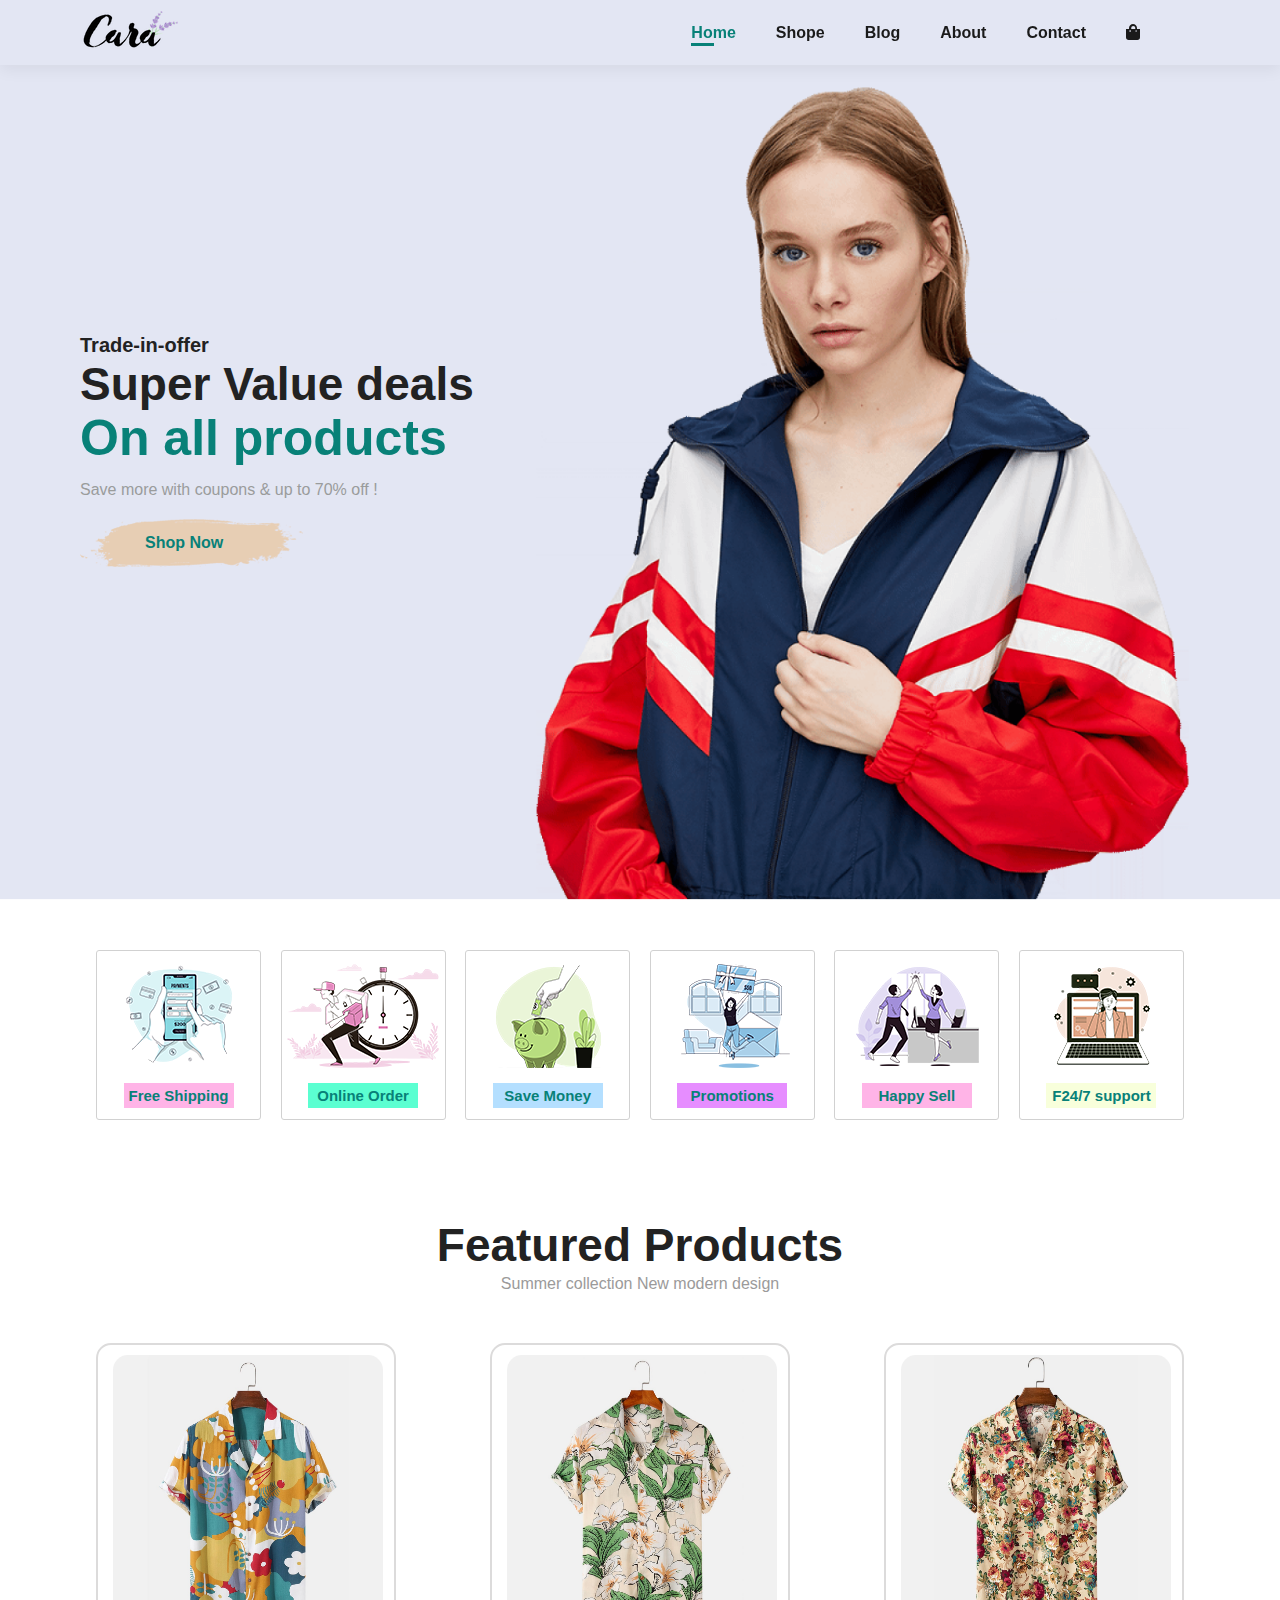
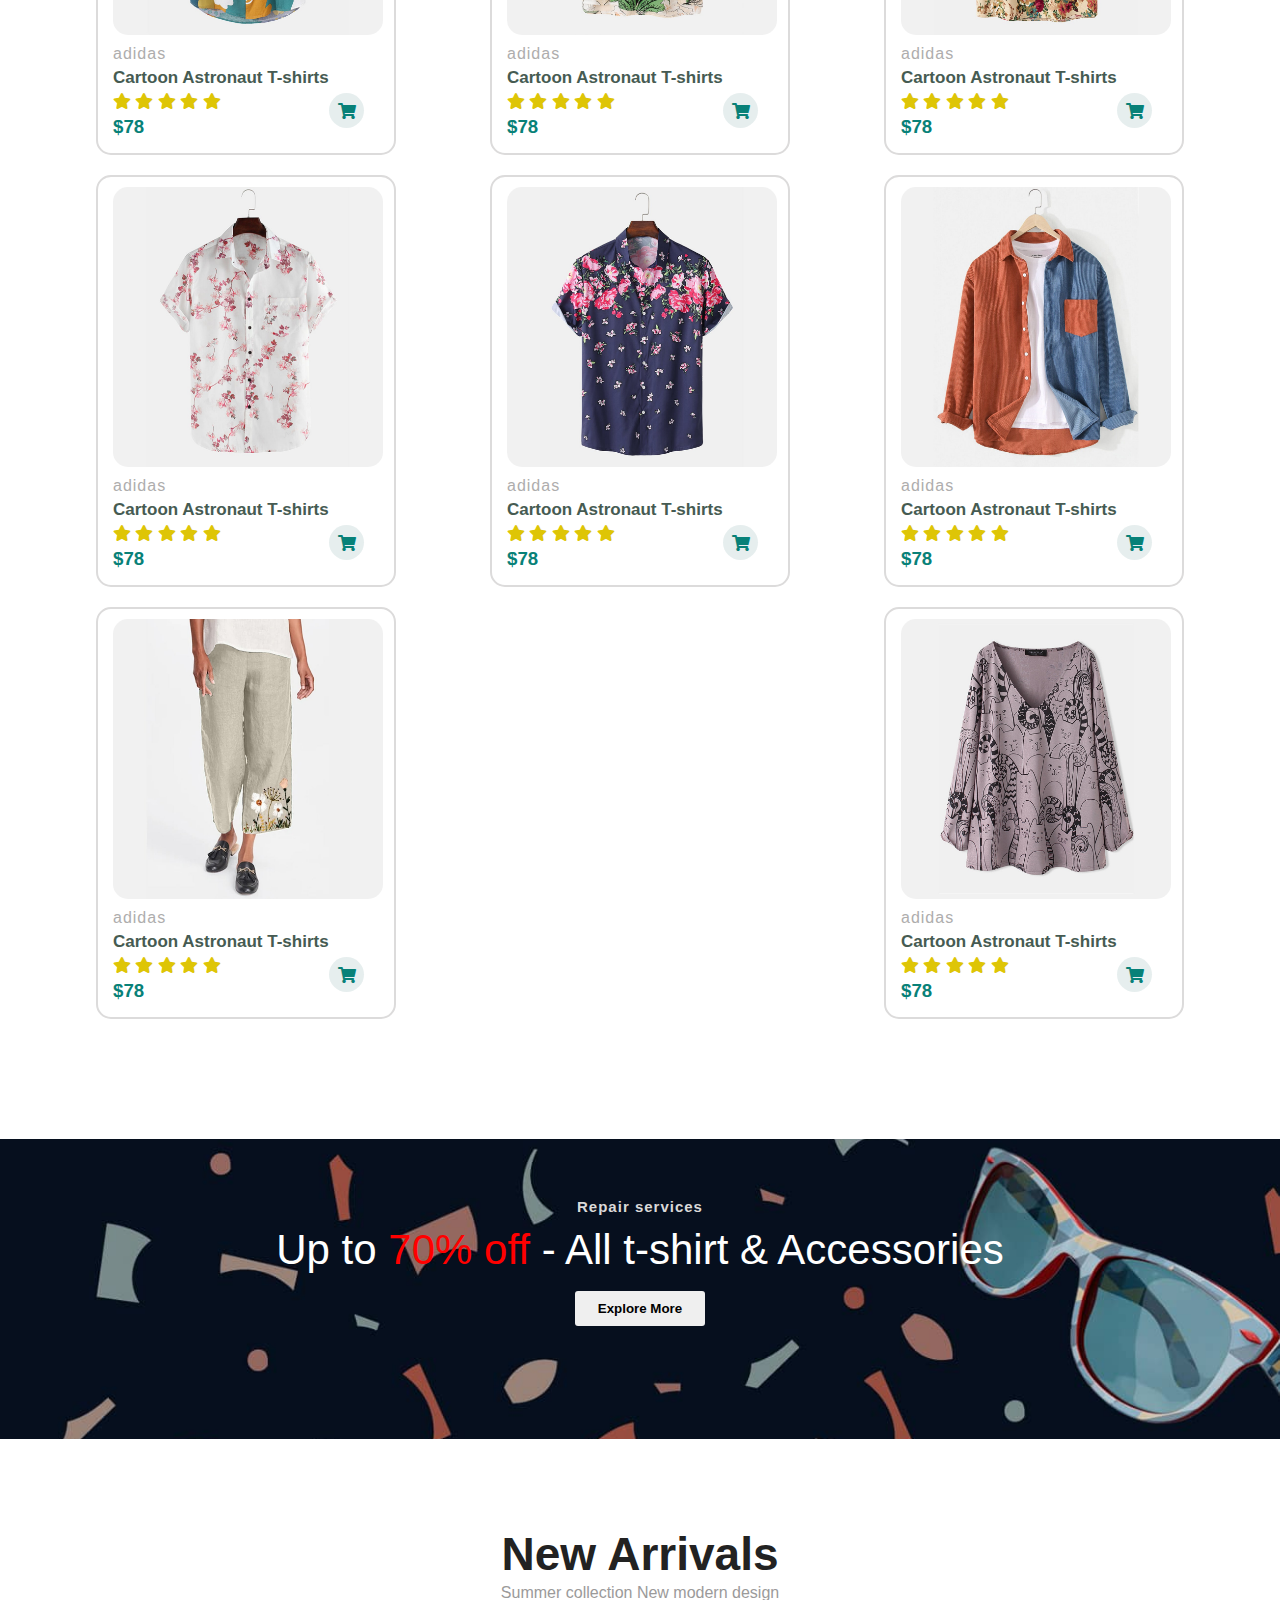
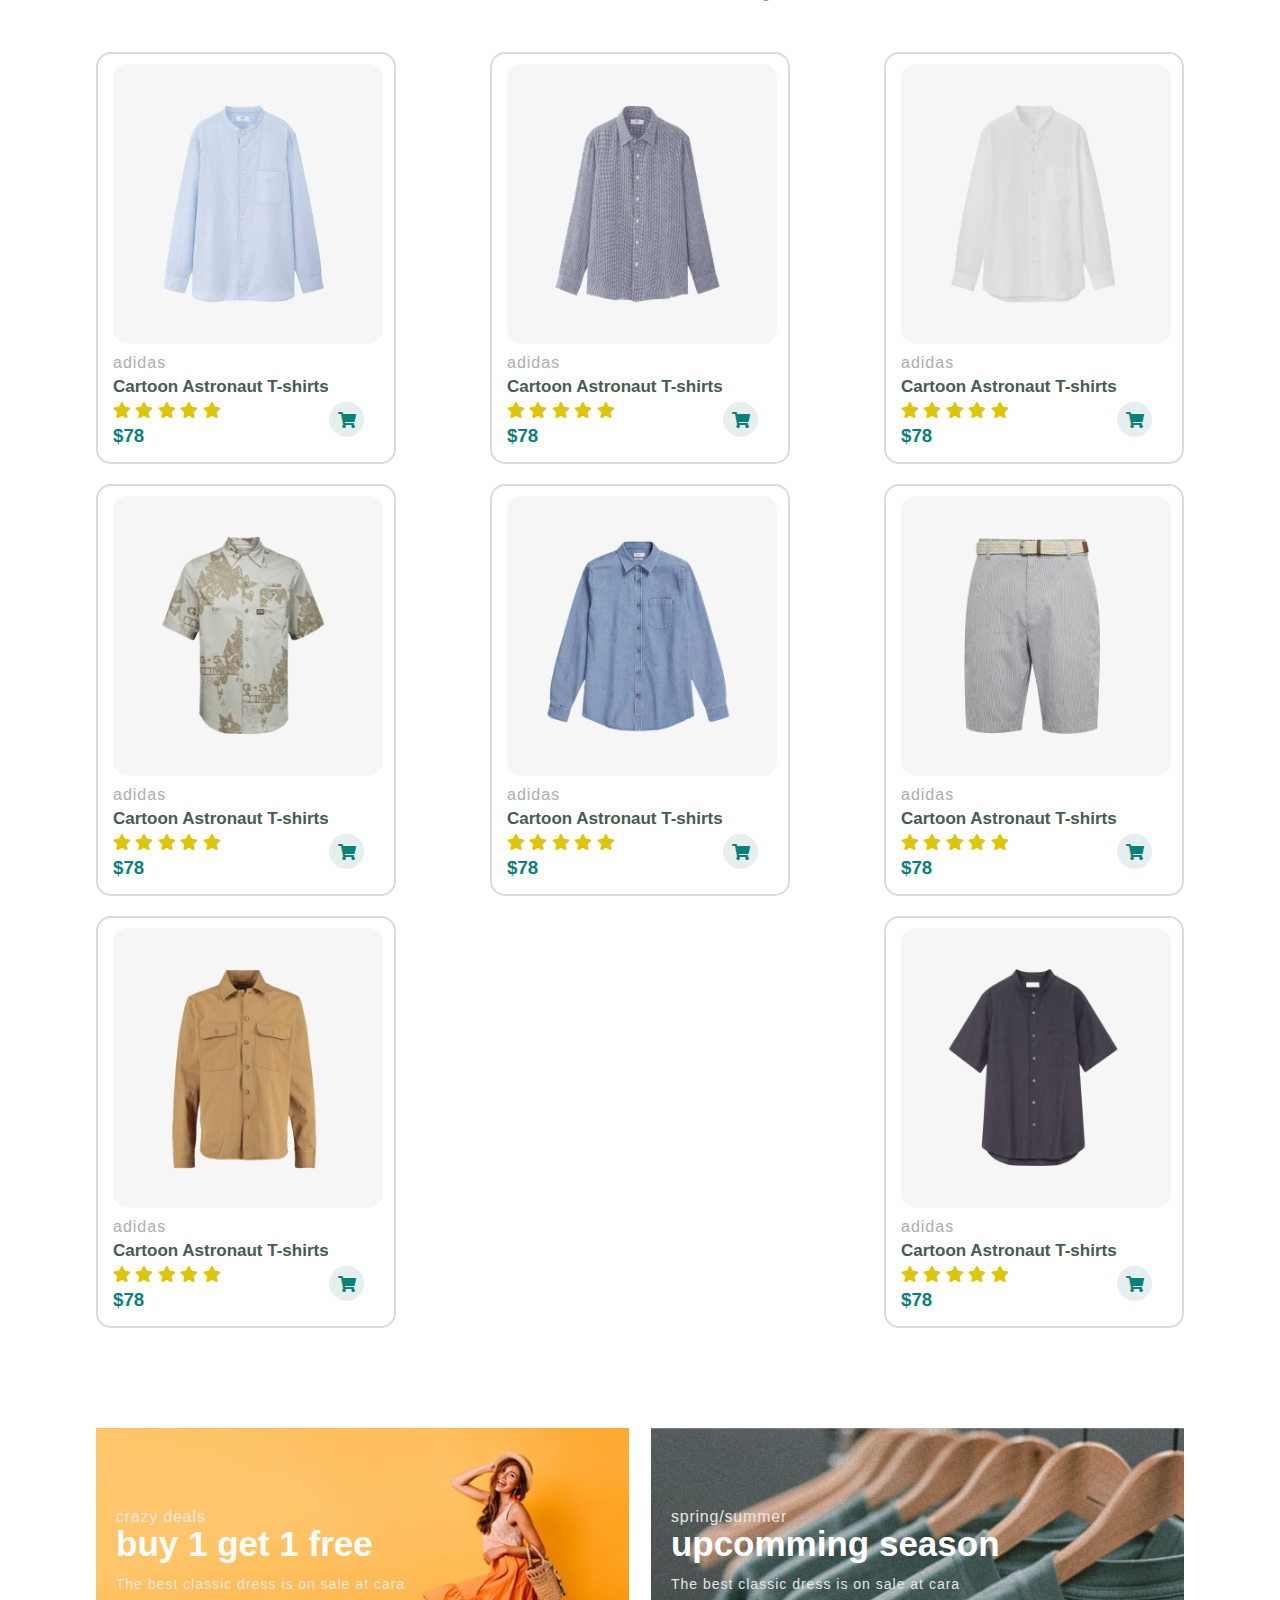
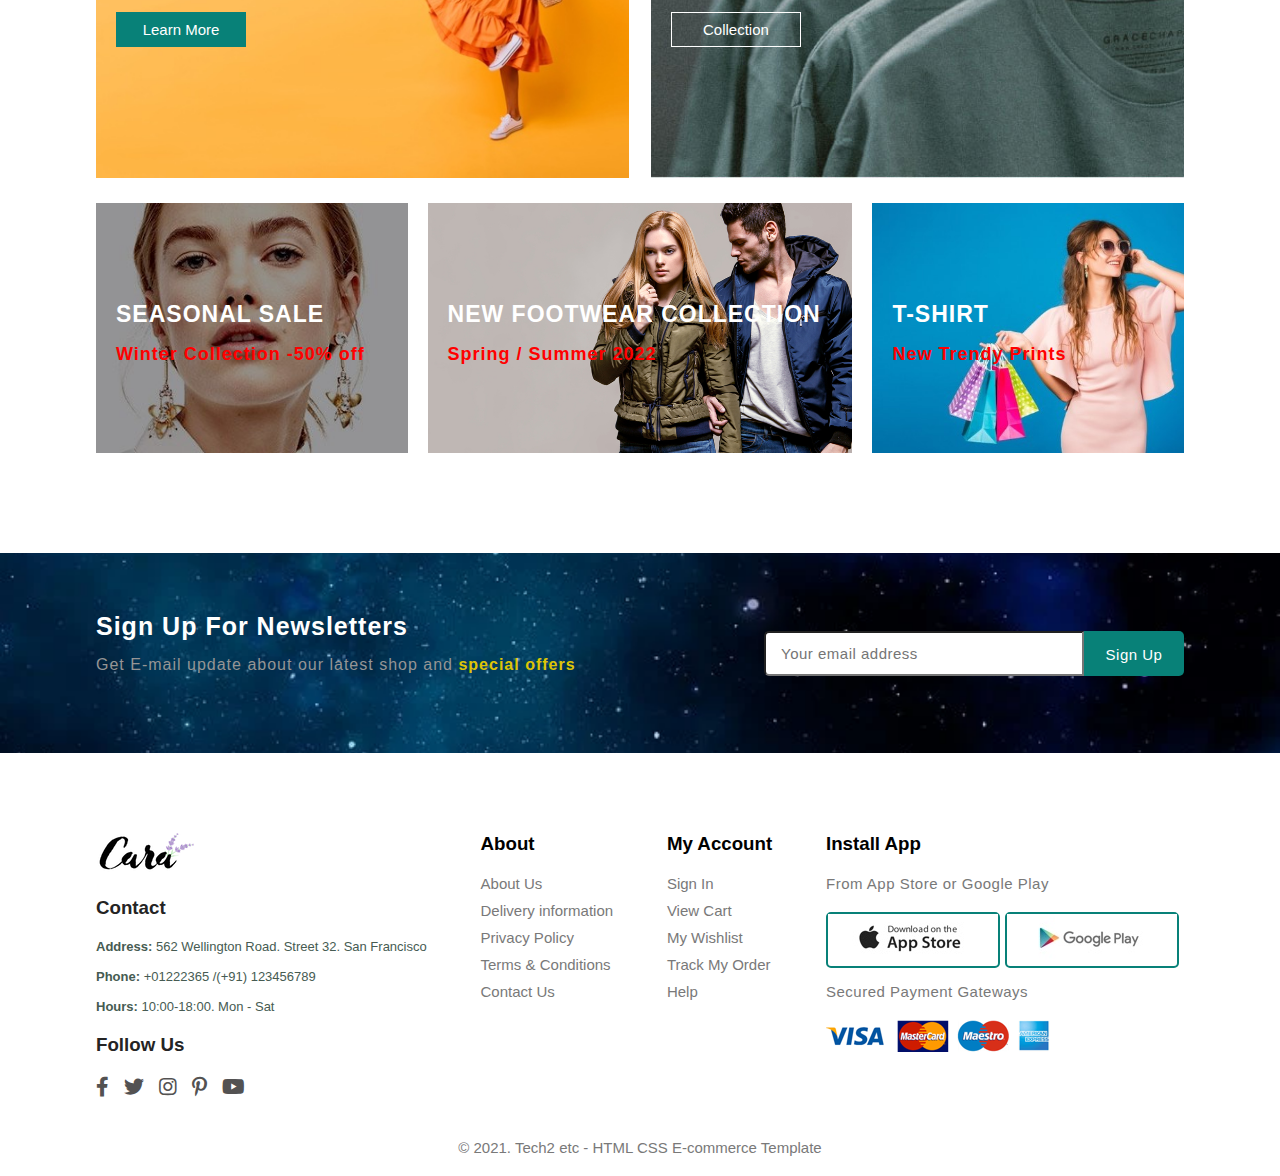
<file: index.html>
<!DOCTYPE html>
<html lang="en">

<head>
    <meta charset="UTF-8">
    <meta http-equiv="X-UA-Compatible" content="IE=edge">
    <meta name="viewport" content="width=device-width, initial-scale=1.0">
    <title>E-commerce website</title>
    <link rel="preconnect" href="https://fonts.googleapis.com">
    <link rel="preconnect" href="https://fonts.gstatic.com" crossorigin>
    <link
        href="https://fonts.googleapis.com/css2?family=Ms+Madi&family=Pacifico&family=Raleway:wght@700&family=Roboto:wght@500&family=Satisfy&display=swap"
        rel="stylesheet">
    <link rel="stylesheet" href="./css/style.css">
    <link rel="stylesheet" href="./css/all.css">
</head>
<body>
    <!------------ start header------------------- -->
    <header class="header-home">
        <nav>
            <div class="logo">
                <a href="index.html"><img src="./imges/logo.png" href></a>
            </div>
            <ul id="navbar">
                <li> <a href="index.html" class="active">Home</a></li>
                <li> <a href="Shop.html">Shope</a></li>
                <li> <a href="Blog.html">Blog</a></li>
                <li> <a href="About.html">About</a></li>
                <li> <a href="Contact.html">Contact</a></li>
                <li> <a href="Cart.html" id="bag"><i class="fas fa-shopping-bag"></i></a></li>
                <a href="#" id="close"><i class="fas fa-times"></i></a>
            </ul>
            <div id="mobile">
                <a href="Cart.html"><i class="fas fa-shopping-bag"></i></a>
                <i id="bar" class="fas fa-outdent"></i>
            </div>
        </nav>
        <div class="main">
            <h4>Trade-in-offer</h4>
            <h2>Super Value deals</h2>
            <h1>On all products</h1>
            <p>Save more with coupons & up to 70% off !</p>
            <button>Shop Now</button>

        </div>
    </header>
    <!------------- end header -------->

    <!----------------- start small div -------->
    <div class="features">
        <div class="features-container">
            <div>
                <img src="./imges/features/f1.png">
                <button style="background-color:rgba(255, 0, 174, 0.295) ;">Free Shipping</button>
            </div>
            <div>
                <img src="./imges/features/f2.png">
                <button style="background-color:rgba(0, 255, 183, 0.645) ;">Online Order</button>
            </div>
            <div>
                <img src="./imges/features/f3.png">
                <button style="background-color:rgba(0, 145, 255, 0.295) ;">Save Money</button>
            </div>
            <div>
                <img src="./imges/features/f4.png">
                <button style="background-color:rgba(200, 0, 255, 0.449) ;">Promotions</button>
            </div>
            <div>
                <img src="./imges/features/f5.png">
                <button style="background-color:rgba(255, 0, 174, 0.295) ;">Happy Sell</button>
            </div>
            <div>
                <img src="./imges/features/f6.png">
                <button style="background-color:rgba(204, 255, 0, 0.142) ;">F24/7 support</button>
            </div>
        </div>
    </div>
    <!----------------- end small div -------->
    <!------------start featured products -->
    <section class="products">
        <div class="products-tittle">
            <h2>Featured Products</h2>
            <p>Summer collection New modern design</p>
        </div>

        <div class="products-container">

            <div class="pro">
                <img src="./imges/products/f1.jpg">

                <div class="content">
                    <span class="category">adidas</span>
                    <p>Cartoon Astronaut T-shirts</p>
                    <div class="stars">
                        <div class="star-price">
                            <span>
                                <i class="fas fa-star"></i>
                                <i class="fas fa-star"></i>
                                <i class="fas fa-star"></i>
                                <i class="fas fa-star"></i>
                                <i class="fas fa-star"></i>
                            </span>
                            <h3>$78</h3>
                        </div>
                        <div class="add-to-car">
                            <i class="fas fa-shopping-cart"></i>
                        </div>
                    </div>
                </div>

            </div>

            <div class="pro">
                <img src="./imges/products/f2.jpg">

                <div class="content">
                    <span class="category">adidas</span>
                    <p>Cartoon Astronaut T-shirts</p>
                    <div class="stars">
                        <div class="star-price">
                            <span>
                                <i class="fas fa-star"></i>
                                <i class="fas fa-star"></i>
                                <i class="fas fa-star"></i>
                                <i class="fas fa-star"></i>
                                <i class="fas fa-star"></i>
                            </span>

                            <h3>$78</h3>
                        </div>
                        <div class="add-to-car">
                            <i class="fas fa-shopping-cart"></i>
                        </div>
                    </div>
                </div>

            </div>

            <div class="pro">
                <img src="./imges/products/f3.jpg">

                <div class="content">
                    <span class="category">adidas</span>
                    <p>Cartoon Astronaut T-shirts</p>
                    <div class="stars">
                        <div class="star-price">
                            <span>
                                <i class="fas fa-star"></i>
                                <i class="fas fa-star"></i>
                                <i class="fas fa-star"></i>
                                <i class="fas fa-star"></i>
                                <i class="fas fa-star"></i>
                            </span>

                            <h3>$78</h3>
                        </div>
                        <div class="add-to-car">
                            <i class="fas fa-shopping-cart"></i>
                        </div>
                    </div>
                </div>

            </div>

            <div class="pro">
                <img src="./imges/products/f4.jpg">

                <div class="content">
                    <span class="category">adidas</span>
                    <p>Cartoon Astronaut T-shirts</p>
                    <div class="stars">
                        <div class="star-price">
                            <span>
                                <i class="fas fa-star"></i>
                                <i class="fas fa-star"></i>
                                <i class="fas fa-star"></i>
                                <i class="fas fa-star"></i>
                                <i class="fas fa-star"></i>
                            </span>

                            <h3>$78</h3>
                        </div>
                        <div class="add-to-car">
                            <i class="fas fa-shopping-cart"></i>
                        </div>
                    </div>
                </div>

            </div>

            <div class="pro">
                <img src="./imges/products/f5.jpg">

                <div class="content">
                    <span class="category">adidas</span>
                    <p>Cartoon Astronaut T-shirts</p>
                    <div class="stars">
                        <div class="star-price">
                            <span>
                                <i class="fas fa-star"></i>
                                <i class="fas fa-star"></i>
                                <i class="fas fa-star"></i>
                                <i class="fas fa-star"></i>
                                <i class="fas fa-star"></i>
                            </span>

                            <h3>$78</h3>
                        </div>
                        <div class="add-to-car">
                            <i class="fas fa-shopping-cart"></i>
                        </div>
                    </div>
                </div>

            </div>

            <div class="pro">
                <img src="./imges/products/f6.jpg">

                <div class="content">
                    <span class="category">adidas</span>
                    <p>Cartoon Astronaut T-shirts</p>
                    <div class="stars">
                        <div class="star-price">
                            <span>
                                <i class="fas fa-star"></i>
                                <i class="fas fa-star"></i>
                                <i class="fas fa-star"></i>
                                <i class="fas fa-star"></i>
                                <i class="fas fa-star"></i>
                            </span>

                            <h3>$78</h3>
                        </div>
                        <div class="add-to-car">
                            <i class="fas fa-shopping-cart"></i>
                        </div>
                    </div>
                </div>

            </div>

            <div class="pro">
                <img src="./imges/products/f7.jpg">

                <div class="content">
                    <span class="category">adidas</span>
                    <p>Cartoon Astronaut T-shirts</p>
                    <div class="stars">
                        <div class="star-price">
                            <span>
                                <i class="fas fa-star"></i>
                                <i class="fas fa-star"></i>
                                <i class="fas fa-star"></i>
                                <i class="fas fa-star"></i>
                                <i class="fas fa-star"></i>
                            </span>

                            <h3>$78</h3>
                        </div>
                        <div class="add-to-car">
                            <i class="fas fa-shopping-cart"></i>
                        </div>
                    </div>
                </div>

            </div>

            <div class="pro">
                <img src="./imges/products/f8.jpg">

                <div class="content">
                    <span class="category">adidas</span>
                    <p>Cartoon Astronaut T-shirts</p>
                    <div class="stars">
                        <div class="star-price">
                            <span>
                                <i class="fas fa-star"></i>
                                <i class="fas fa-star"></i>
                                <i class="fas fa-star"></i>
                                <i class="fas fa-star"></i>
                                <i class="fas fa-star"></i>
                            </span>

                            <h3>$78</h3>
                        </div>
                        <div class="add-to-car">
                            <i class="fas fa-shopping-cart"></i>
                        </div>
                    </div>
                </div>

            </div>
        </div>
    </section>
    <!------------end featured products -->
    <!-------------- start panner--------- -->
    <div class="panner">
        <div class="panner-content">
            <h3>Repair services</h3>
            <p>Up to <span>70% off</span> - All t-shirt & Accessories</p>
            <button>Explore More</button>
        </div>
    </div>
    <!-------------- end panner--------- -->
    <!-------------- start New Arrivals--------- -->
    <section class="arrivals">
        <div class="products-tittle">
            <h2>New Arrivals</h2>
            <p>Summer collection New modern design</p>
        </div>

        <div class="products-container">

            <div class="pro">
                <img src="./imges/products/n1.jpg">

                <div class="content">
                    <span class="category">adidas</span>
                    <p>Cartoon Astronaut T-shirts</p>
                    <div class="stars">
                        <div class="star-price">
                            <span>
                                <i class="fas fa-star"></i>
                                <i class="fas fa-star"></i>
                                <i class="fas fa-star"></i>
                                <i class="fas fa-star"></i>
                                <i class="fas fa-star"></i>
                            </span>
                            <h3>$78</h3>
                        </div>
                        <div class="add-to-car">
                            <i class="fas fa-shopping-cart"></i>
                        </div>
                    </div>
                </div>

            </div>

            <div class="pro">
                <img src="./imges/products/n2.jpg">

                <div class="content">
                    <span class="category">adidas</span>
                    <p>Cartoon Astronaut T-shirts</p>
                    <div class="stars">
                        <div class="star-price">
                            <span>
                                <i class="fas fa-star"></i>
                                <i class="fas fa-star"></i>
                                <i class="fas fa-star"></i>
                                <i class="fas fa-star"></i>
                                <i class="fas fa-star"></i>
                            </span>

                            <h3>$78</h3>
                        </div>
                        <div class="add-to-car">
                            <i class="fas fa-shopping-cart"></i>
                        </div>
                    </div>
                </div>

            </div>

            <div class="pro">
                <img src="./imges/products/n3.jpg">

                <div class="content">
                    <span class="category">adidas</span>
                    <p>Cartoon Astronaut T-shirts</p>
                    <div class="stars">
                        <div class="star-price">
                            <span>
                                <i class="fas fa-star"></i>
                                <i class="fas fa-star"></i>
                                <i class="fas fa-star"></i>
                                <i class="fas fa-star"></i>
                                <i class="fas fa-star"></i>
                            </span>

                            <h3>$78</h3>
                        </div>
                        <div class="add-to-car">
                            <i class="fas fa-shopping-cart"></i>
                        </div>
                    </div>
                </div>

            </div>

            <div class="pro">
                <img src="./imges/products/n4.jpg">

                <div class="content">
                    <span class="category">adidas</span>
                    <p>Cartoon Astronaut T-shirts</p>
                    <div class="stars">
                        <div class="star-price">
                            <span>
                                <i class="fas fa-star"></i>
                                <i class="fas fa-star"></i>
                                <i class="fas fa-star"></i>
                                <i class="fas fa-star"></i>
                                <i class="fas fa-star"></i>
                            </span>

                            <h3>$78</h3>
                        </div>
                        <div class="add-to-car">
                            <i class="fas fa-shopping-cart"></i>
                        </div>
                    </div>
                </div>

            </div>

            <div class="pro">
                <img src="./imges/products/n5.jpg">

                <div class="content">
                    <span class="category">adidas</span>
                    <p>Cartoon Astronaut T-shirts</p>
                    <div class="stars">
                        <div class="star-price">
                            <span>
                                <i class="fas fa-star"></i>
                                <i class="fas fa-star"></i>
                                <i class="fas fa-star"></i>
                                <i class="fas fa-star"></i>
                                <i class="fas fa-star"></i>
                            </span>

                            <h3>$78</h3>
                        </div>
                        <div class="add-to-car">
                            <i class="fas fa-shopping-cart"></i>
                        </div>
                    </div>
                </div>

            </div>

            <div class="pro">
                <img src="./imges/products/n6.jpg">

                <div class="content">
                    <span class="category">adidas</span>
                    <p>Cartoon Astronaut T-shirts</p>
                    <div class="stars">
                        <div class="star-price">
                            <span>
                                <i class="fas fa-star"></i>
                                <i class="fas fa-star"></i>
                                <i class="fas fa-star"></i>
                                <i class="fas fa-star"></i>
                                <i class="fas fa-star"></i>
                            </span>

                            <h3>$78</h3>
                        </div>
                        <div class="add-to-car">
                            <i class="fas fa-shopping-cart"></i>
                        </div>
                    </div>
                </div>

            </div>

            <div class="pro">
                <img src="./imges/products/n7.jpg">

                <div class="content">
                    <span class="category">adidas</span>
                    <p>Cartoon Astronaut T-shirts</p>
                    <div class="stars">
                        <div class="star-price">
                            <span>
                                <i class="fas fa-star"></i>
                                <i class="fas fa-star"></i>
                                <i class="fas fa-star"></i>
                                <i class="fas fa-star"></i>
                                <i class="fas fa-star"></i>
                            </span>

                            <h3>$78</h3>
                        </div>
                        <div class="add-to-car">
                            <i class="fas fa-shopping-cart"></i>
                        </div>
                    </div>
                </div>

            </div>

            <div class="pro">
                <img src="./imges/products/n8.jpg">

                <div class="content">
                    <span class="category">adidas</span>
                    <p>Cartoon Astronaut T-shirts</p>
                    <div class="stars">
                        <div class="star-price">
                            <span>
                                <i class="fas fa-star"></i>
                                <i class="fas fa-star"></i>
                                <i class="fas fa-star"></i>
                                <i class="fas fa-star"></i>
                                <i class="fas fa-star"></i>
                            </span>

                            <h3>$78</h3>
                        </div>
                        <div class="add-to-car">
                            <i class="fas fa-shopping-cart"></i>
                        </div>
                    </div>
                </div>

            </div>
        </div>












    </section>
    <!-------------- end New Arrivals--------- -->
    <!---------------start sale---------------- -->
    <section class="sale">
        <div class="sale-container">
            <div class="sale-row1">
                <div class="row1-col1">
                    <h3>crazy deals</h3>
                    <h2>buy 1 get 1 free</h2>
                    <p>The best classic dress is on sale at cara</p>
                    <button>Learn More</button>
                </div>

                <div class="row-col2">
                    <h3>spring/summer</h3>
                    <h2>upcomming season</h2>
                    <p>The best classic dress is on sale at cara</p>
                    <button>Collection</button>
                </div>
            </div>

            <div class="sale-row2">
                <div class="row2-col1 back-img1">
                    <h2>SEASONAL SALE</h2>
                    <P>Winter Collection -50% off</P>
                </div>

                <div class="row2-col1 back-img2">
                    <h2>NEW FOOTWEAR COLLECTION</h2>
                    <P>Spring / Summer 2022</P>
                </div>

                <div class="row2-col1 back-img3">
                    <h2>T-SHIRT</h2>
                    <P>New Trendy Prints</P>
                </div>
            </div>
        </div>
    </section>
    <!---------------end sale---------------- -->
    <!---------start sign-up------------- -->
    <div class="div-sign">
        <div class="sign-text">
            <h3>Sign Up For Newsletters</h3>
            <p>Get E-mail update about our latest shop and <strong>special offers</strong></p>
        </div>
        <div class="sign-input">
            <input type="email" name="sign-email" id="sign-email" placeholder="Your email address">
            <label for="sign-email">Sign Up</label>
        </div>
    </div>
    <!---------end sign-up------------- -->
    <!-----------start footer---------- -->
    <footer>
        <div class="footer-container">
            <div class="footer-col1 col">
                <img src="./imges/logo.png" >
                <h3 class="contact">Contact</h3>

                <p><strong>Address:</strong> 562 Wellington Road. Street 32. San Francisco</p>
                <p><strong>Phone:</strong> +01222365 /(+91) 123456789</p>
                <p><strong>Hours:</strong> 10:00-18:00. Mon - Sat</p>

                <h3 class="follow">Follow Us</h3>
                <ul>
                    <li><a href="#"><i class="fab fa-facebook-f"></i></a></li>
                    <li><a href="#"><i class="fab fa-twitter"></i></a></li>
                    <li><a href="#"><i class="fab fa-instagram"></i></a></li>
                    <li><a href="#"><i class="fab fa-pinterest-p"></i></a></li>
                    <li><a href="#"><i class="fab fa-youtube"></i></a></li>
                </ul>
            </div>
            <div class="footer-col2 col">
                <h3>About</h3>
                <ul>
                    <li><a href="#">About Us</a> </li>
                    <li><a href="#">Delivery information</a></li>
                    <li><a href="#">Privacy Policy</a></li>
                    <li><a href="#">Terms & Conditions</a> </li>
                    <li><a href="#">Contact Us</a> </li>
                </ul>
            </div>
            <div class="footer-col2 col">
                <h3>My Account</h3>
                <ul>
                    <li><a href="#">Sign In</a> </li>
                    <li><a href="#">View Cart</a> </li>
                    <li><a href="#">My Wishlist</a> </li>
                    <li><a href="#">Track My Order</a> </li>
                    <li><a href="#">Help</a></li>
                </ul>
            </div>
            <div class="footer-col4 col">
                <h3>Install App</h3>
                <div >
                    <p>From App Store or Google Play</p>
                    <ul>
                        <li><img src="./imges/pay/app.jpg" ></li>
                        <li><img src="./imges/pay/play.jpg" ></li>
                    </ul>
                    <p>Secured Payment Gateways</p>
                    <img src="./imges/pay/pay.png" alt="">
                </div>
            </div>
        </div>
        <div class="copyright">
            <p>&#169; 2021. Tech2 etc - HTML CSS E-commerce Template</p>
        </div>
        
    </footer>
    <!-----------end footer---------- -->

    <script src="./script.js"></script>
</body>

</html>
</file>
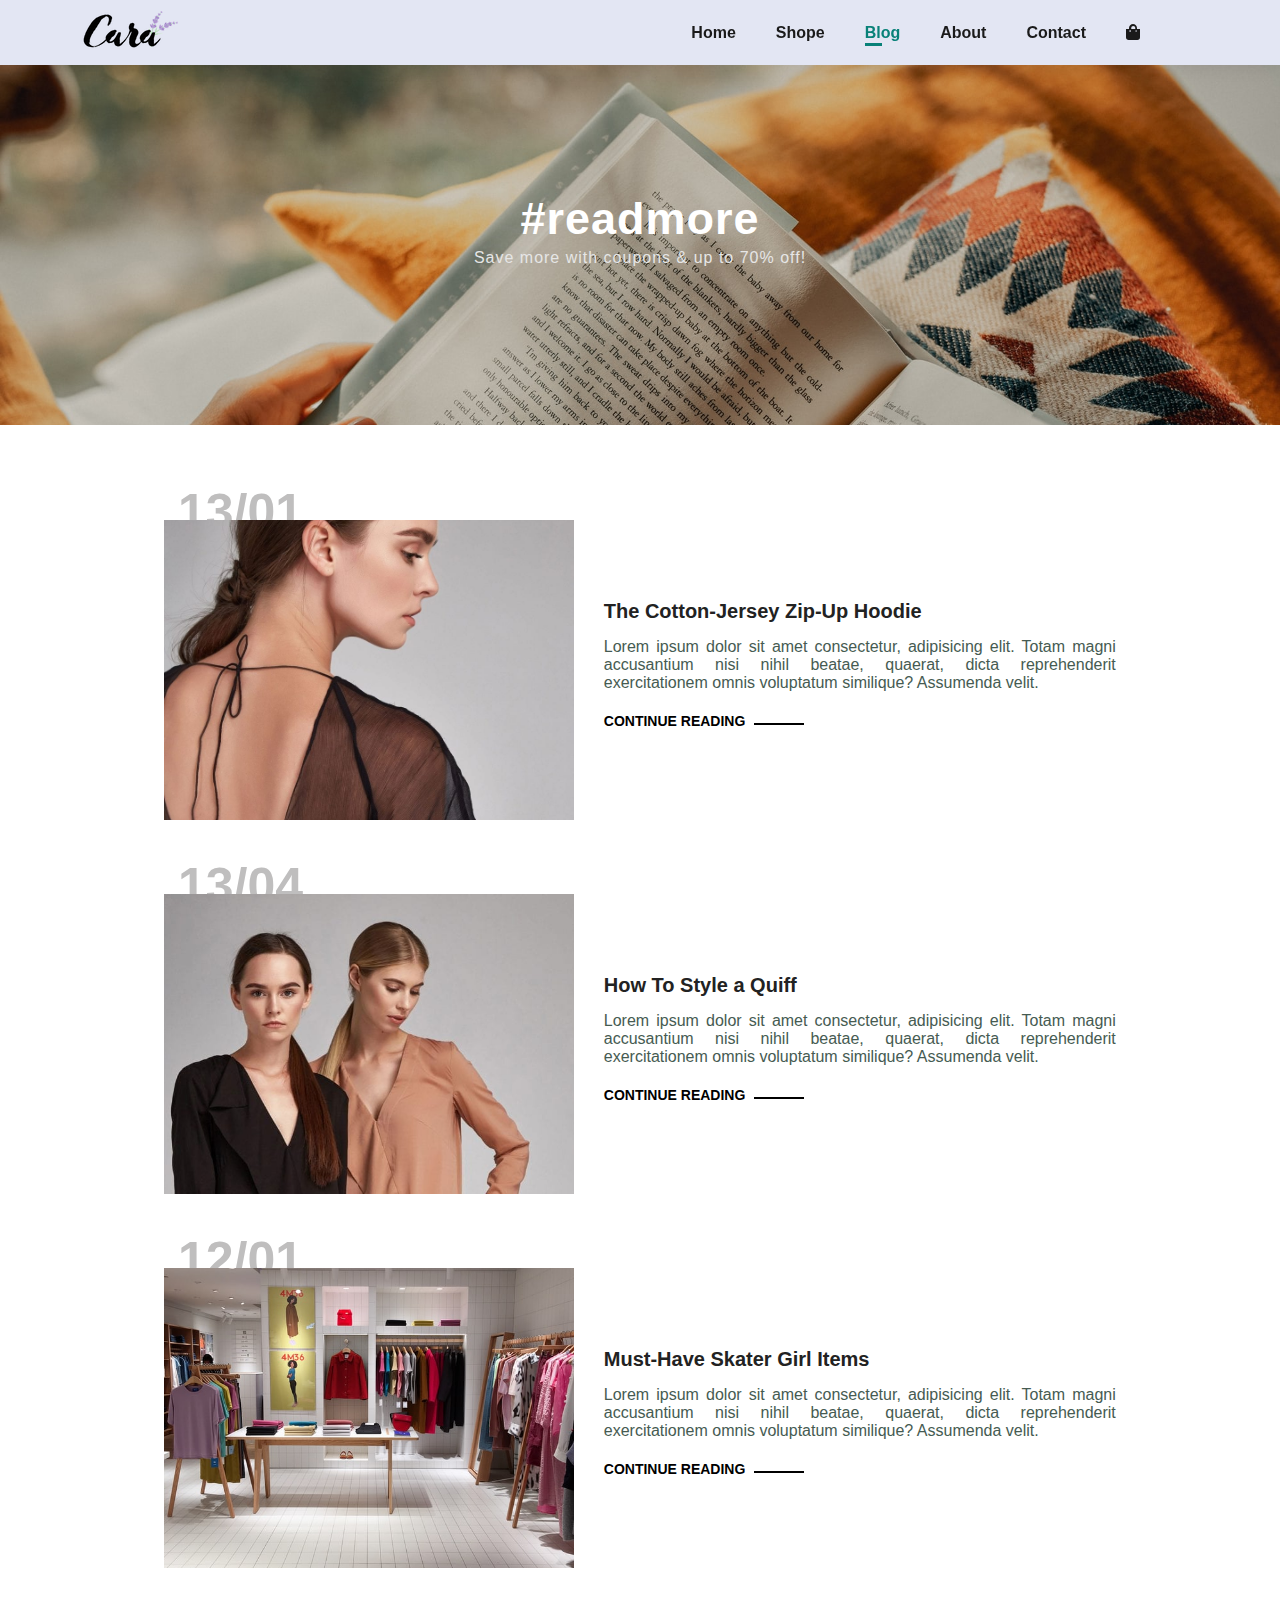
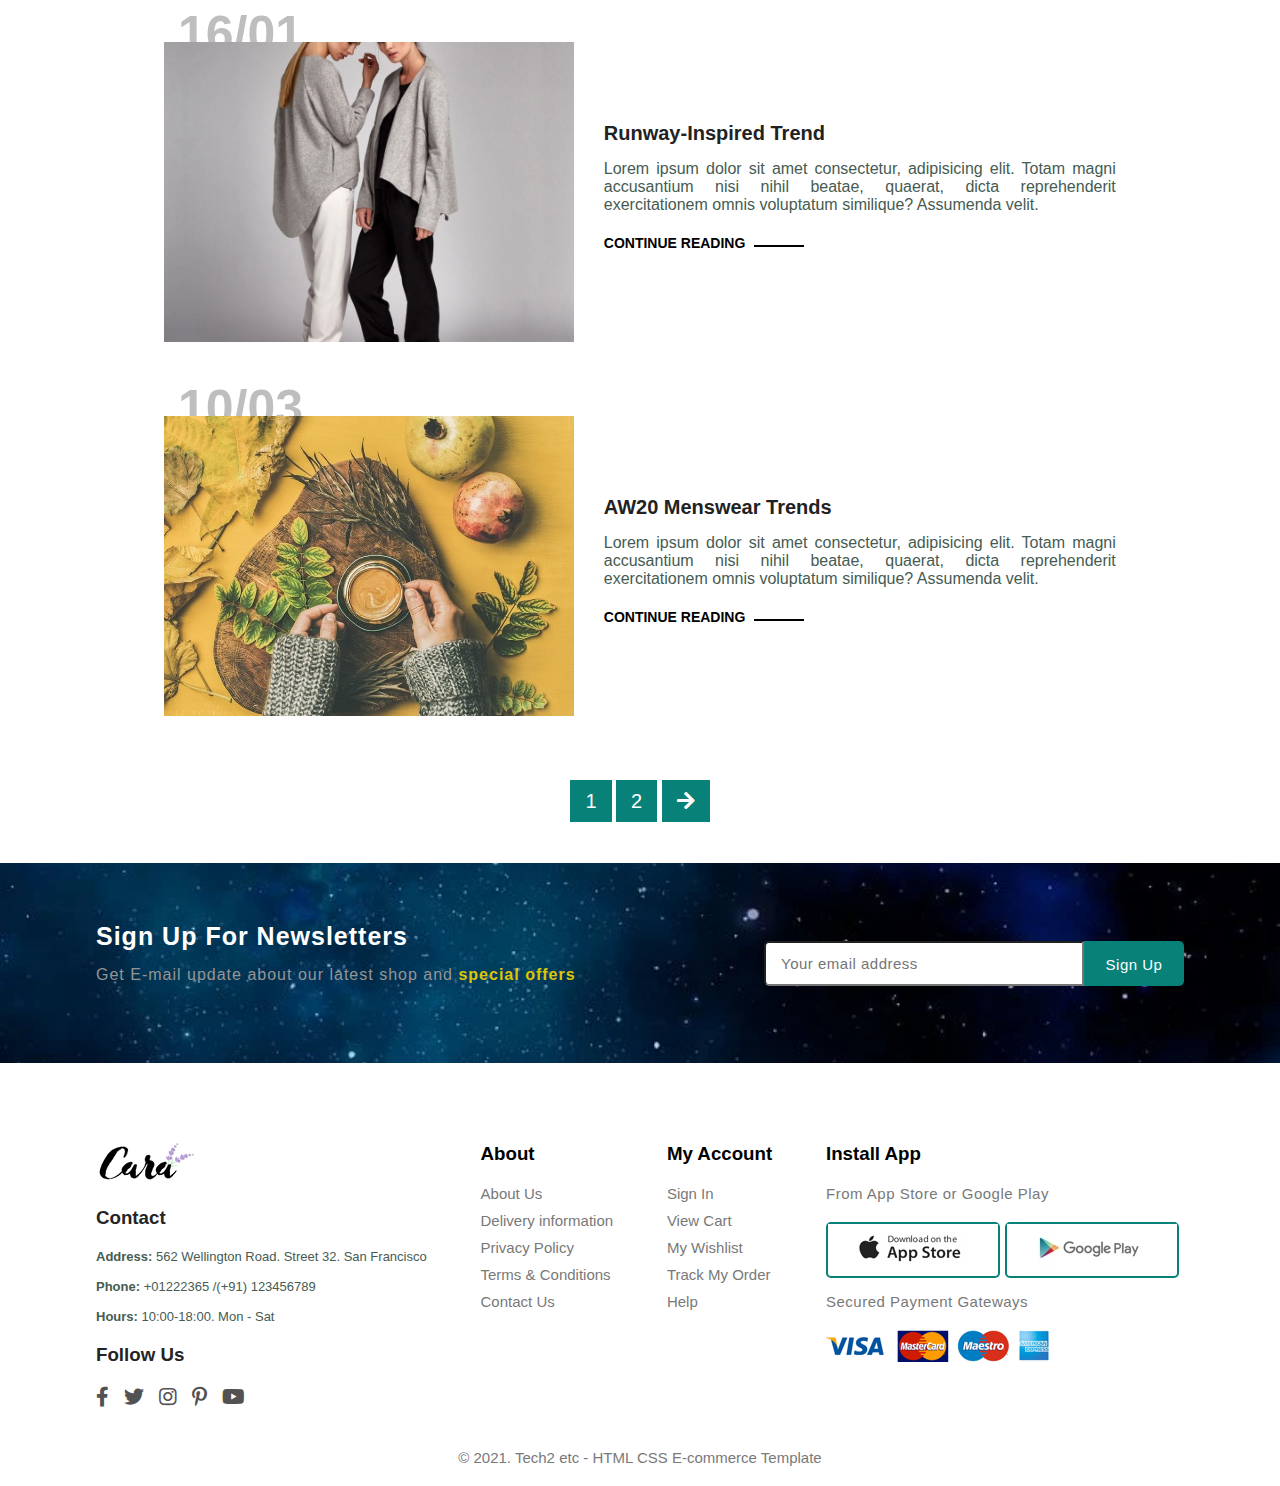
<file: Blog.html>
<!DOCTYPE html>
<html lang="en">
<head>
    <meta charset="UTF-8">
    <meta http-equiv="X-UA-Compatible" content="IE=edge">
    <meta name="viewport" content="width=device-width, initial-scale=1.0">
    <title>E-commerce website</title>
    <link rel="preconnect" href="https://fonts.googleapis.com">
    <link rel="preconnect" href="https://fonts.gstatic.com" crossorigin>
    <link
        href="https://fonts.googleapis.com/css2?family=Ms+Madi&family=Pacifico&family=Raleway:wght@700&family=Roboto:wght@500&family=Satisfy&display=swap"
        rel="stylesheet">
    <link rel="stylesheet" href="./css/style.css">
    <link rel="stylesheet" href="./css/all.css">
</head>
<body>
    <!------------ start header------------------- -->
    <header id="header">
        <nav>
            <div class="logo">
                <a href="index.html"><img src="./imges/logo.png" href></a>
            </div>
            <ul id="navbar">
                <li> <a href="index.html">Home</a></li>
                <li> <a href="Shop.html" >Shope</a></li>
                <li> <a href="Blog.html" class="active">Blog</a></li>
                <li> <a href="About.html">About</a></li>
                <li> <a href="Contact.html">Contact</a></li>
                <li> <a href="Cart.html" id="bag"><i class="fas fa-shopping-bag"></i></a></li>
                <a href="#" id="close"><i class="fas fa-times"></i></a>
            </ul>
            <div id="mobile">
                <a href="Cart.html"><i class="fas fa-shopping-bag"></i></a>
                <i id="bar" class="fas fa-outdent"></i>
            </div>
        </nav>
        <div class="main main-shop main-blog">
            <h2>#readmore</h2>
            <p>Save more with coupons & up to 70% off!</p>
        </div>
    </header>
    <!------------- end header -------->

    <!----------start blog------------ -->
    <section class="blog">
        <div class="blog-container">
            <div class="blog-box">
                <div class="blog-img">
                    <img src="./imges/blog/b1.jpg" class="blog-img-cover">
                </div>
                <div class="blog-description">
                    <h4>The Cotton-Jersey Zip-Up Hoodie</h4>
                    <p>Lorem ipsum dolor sit amet consectetur, adipisicing elit. Totam magni 
                        accusantium nisi nihil beatae, quaerat, dicta reprehenderit exercitationem
                        omnis voluptatum similique? Assumenda velit.
                    </p>
                    <a href="#">CONTINUE READING</a>
                </div>
                <h1>13/01</h1>
            </div>

            <div class="blog-box">
                <div class="blog-img">
                    <img src="./imges/blog/b2.jpg" class="blog-img-cover">
                </div>
                <div class="blog-description">
                    <h4>How To Style a Quiff</h4>
                    <p>Lorem ipsum dolor sit amet consectetur, adipisicing elit. Totam magni 
                        accusantium nisi nihil beatae, quaerat, dicta reprehenderit exercitationem
                        omnis voluptatum similique? Assumenda velit.
                    </p>
                    <a href="#">CONTINUE READING</a>
                </div>
                <h1>13/04</h1>
            </div>

            <div class="blog-box">
                <div class="blog-img">
                    <img src="./imges/blog/b3.jpg" class="blog-img-cover">
                </div>
                <div class="blog-description">
                    <h4>Must-Have Skater Girl Items</h4>
                    <p>Lorem ipsum dolor sit amet consectetur, adipisicing elit. Totam magni 
                        accusantium nisi nihil beatae, quaerat, dicta reprehenderit exercitationem
                        omnis voluptatum similique? Assumenda velit.
                    </p>
                    <a href="#">CONTINUE READING</a>
                </div>
                <h1>12/01</h1>
            </div>

            <div class="blog-box">
                <div class="blog-img">
                    <img src="./imges/blog/b4.jpg" class="blog-img-cover">
                </div>
                <div class="blog-description">
                    <h4>Runway-Inspired Trend</h4>
                    <p>Lorem ipsum dolor sit amet consectetur, adipisicing elit. Totam magni 
                        accusantium nisi nihil beatae, quaerat, dicta reprehenderit exercitationem
                        omnis voluptatum similique? Assumenda velit.
                    </p>
                    <a href="#">CONTINUE READING</a>
                </div>
                <h1>16/01</h1>
            </div>

            <div class="blog-box">
                <div class="blog-img">
                    <img src="./imges/blog/b6.jpg" class="blog-img-cover">
                </div>
                <div class="blog-description">
                    <h4>AW20 Menswear Trends</h4>
                    <p>Lorem ipsum dolor sit amet consectetur, adipisicing elit. Totam magni 
                        accusantium nisi nihil beatae, quaerat, dicta reprehenderit exercitationem
                        omnis voluptatum similique? Assumenda velit.
                    </p>
                    <a href="#">CONTINUE READING</a>
                </div>
                <h1>10/03</h1>
            </div>
            
        </div>
    </section>
    <!----------end blog------------ -->

    <!---------start pagination---------- -->
    <div class="pagination">
        <a href="#">1</a>
        <a href="#">2</a>
        <a href="#"><i class="fas fa-arrow-right"></i></a>
    </div>
    <!---------end pagination---------- -->

    <!---------start sign-up------------- -->
    <div class="div-sign">
        <div class="sign-text">
            <h3>Sign Up For Newsletters</h3>
            <p>Get E-mail update about our latest shop and <strong>special offers</strong></p>
        </div>
        <div class="sign-input">
            <input type="email" name="sign-email" id="sign-email" placeholder="Your email address">
            <label for="sign-email">Sign Up</label>
        </div>
    </div>
    <!---------end sign-up------------- -->
    <!-----------start footer---------- -->
    <footer>
        <div class="footer-container">
            <div class="footer-col1 col">
                <img src="./imges/logo.png" >
                <h3 class="contact">Contact</h3>

                <p><strong>Address:</strong> 562 Wellington Road. Street 32. San Francisco</p>
                <p><strong>Phone:</strong> +01222365 /(+91) 123456789</p>
                <p><strong>Hours:</strong> 10:00-18:00. Mon - Sat</p>

                <h3 class="follow">Follow Us</h3>
                <ul>
                    <li><a href="#"><i class="fab fa-facebook-f"></i></a></li>
                    <li><a href="#"><i class="fab fa-twitter"></i></a></li>
                    <li><a href="#"><i class="fab fa-instagram"></i></a></li>
                    <li><a href="#"><i class="fab fa-pinterest-p"></i></a></li>
                    <li><a href="#"><i class="fab fa-youtube"></i></a></li>
                </ul>
            </div>
            <div class="footer-col2 col">
                <h3>About</h3>
                <ul>
                    <li><a href="#">About Us</a> </li>
                    <li><a href="#">Delivery information</a></li>
                    <li><a href="#">Privacy Policy</a></li>
                    <li><a href="#">Terms & Conditions</a> </li>
                    <li><a href="#">Contact Us</a> </li>
                </ul>
            </div>
            <div class="footer-col2 col">
                <h3>My Account</h3>
                <ul>
                    <li><a href="#">Sign In</a> </li>
                    <li><a href="#">View Cart</a> </li>
                    <li><a href="#">My Wishlist</a> </li>
                    <li><a href="#">Track My Order</a> </li>
                    <li><a href="#">Help</a></li>
                </ul>
            </div>
            <div class="footer-col4 col">
                <h3>Install App</h3>
                <div >
                    <p>From App Store or Google Play</p>
                    <ul>
                        <li><img src="./imges/pay/app.jpg" ></li>
                        <li><img src="./imges/pay/play.jpg" ></li>
                    </ul>
                    <p>Secured Payment Gateways</p>
                    <img src="./imges/pay/pay.png" alt="">
                </div>
            </div>
        </div>
        <div class="copyright">
            <p>&#169; 2021. Tech2 etc - HTML CSS E-commerce Template</p>
        </div>
        
    </footer>
    <!-----------end footer---------- -->

    <script src="./script.js"></script>
</body>
</html>
</file>
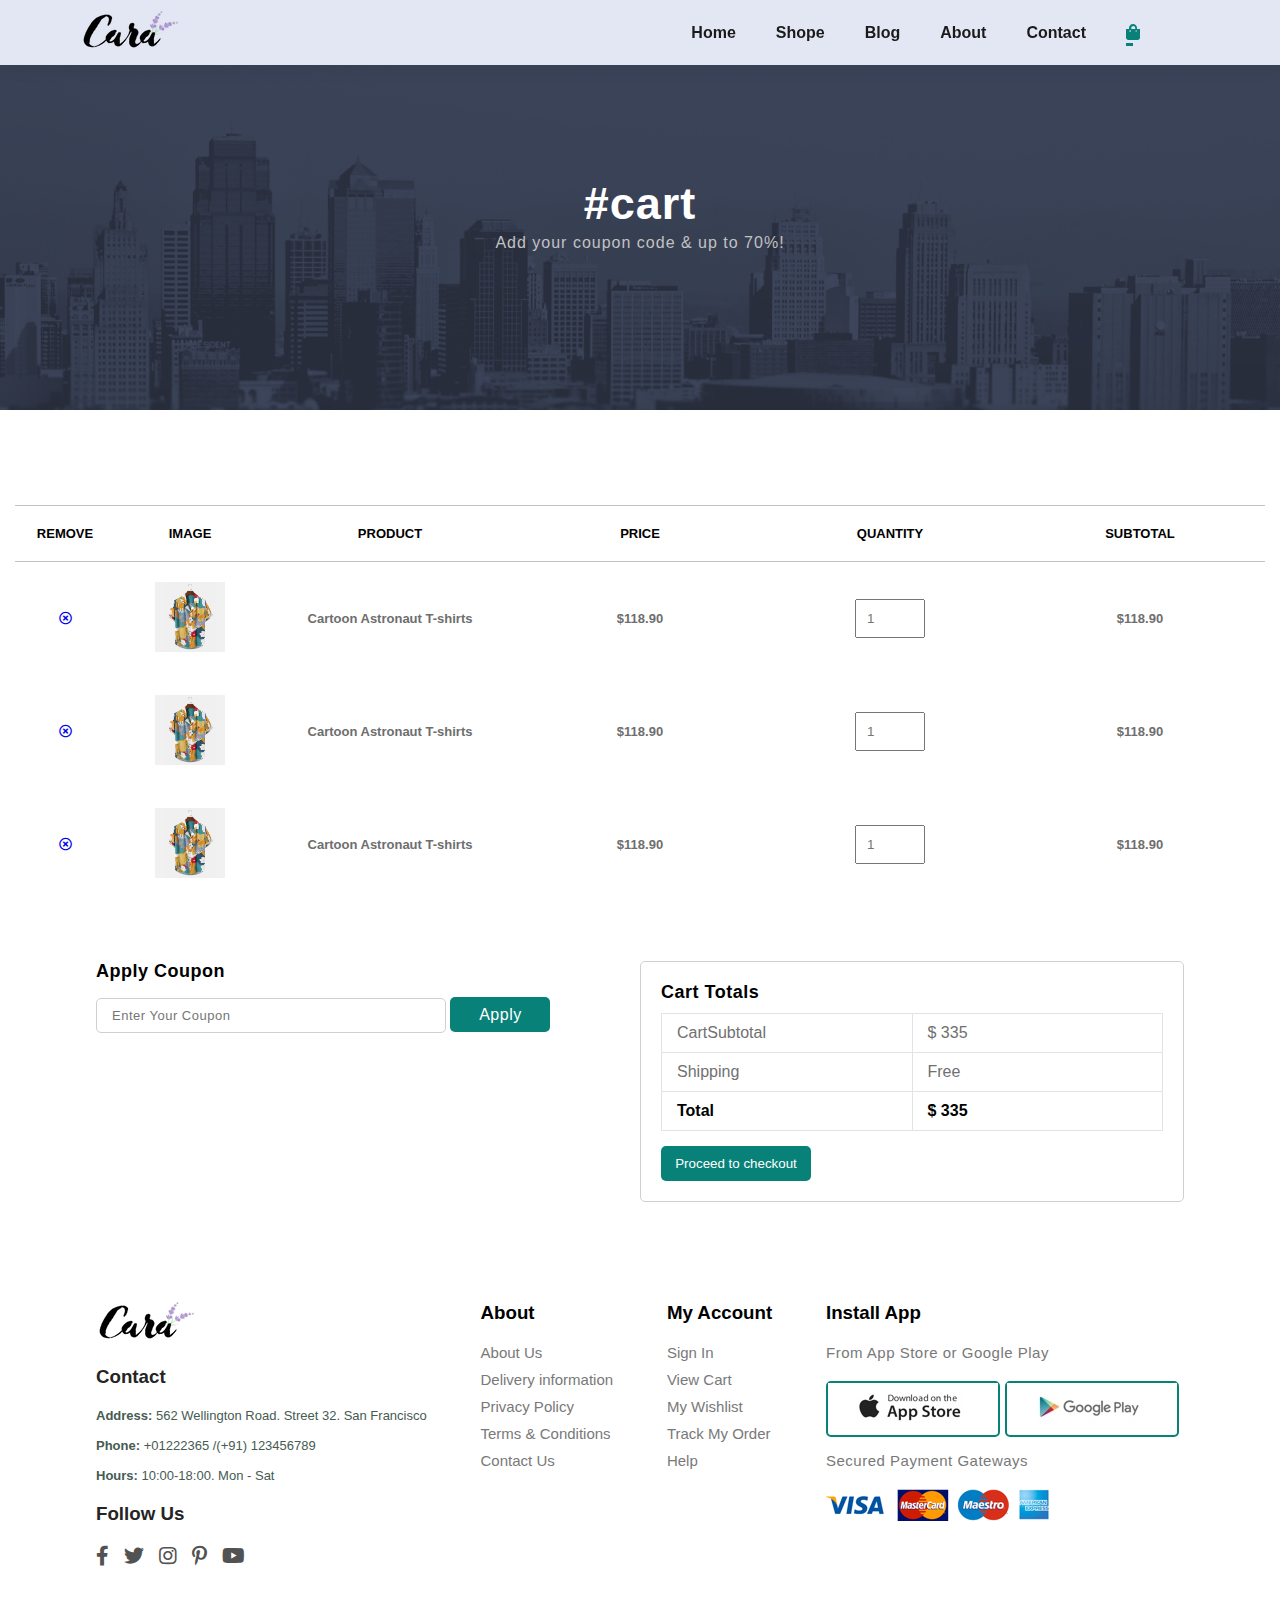
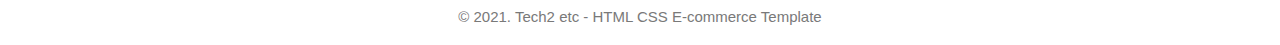
<file: Cart.html>
<!DOCTYPE html>
<html lang="en">
<head>
    <meta charset="UTF-8">
    <meta http-equiv="X-UA-Compatible" content="IE=edge">
    <meta name="viewport" content="width=device-width, initial-scale=1.0">
    <title>E-commerce website</title>
    <link rel="preconnect" href="https://fonts.googleapis.com">
    <link rel="preconnect" href="https://fonts.gstatic.com" crossorigin>
    <link
        href="https://fonts.googleapis.com/css2?family=Ms+Madi&family=Pacifico&family=Raleway:wght@700&family=Roboto:wght@500&family=Satisfy&display=swap"
        rel="stylesheet">
    <link rel="stylesheet" href="./css/style.css">
    <link rel="stylesheet" href="./css/all.css">
</head>
<body>
    <!------------ start header------------------- -->
    <header id="header">
        <nav>
            <div class="logo">
                <a href="index.html"><img src="./imges/logo.png" href></a>
            </div>
            <ul id="navbar">
                <li> <a href="index.html">Home</a></li>
                <li> <a href="Shop.html" >Shope</a></li>
                <li> <a href="Blog.html">Blog</a></li>
                <li> <a href="About.html">About</a></li>
                <li> <a href="Contact.html">Contact</a></li>
                <li> <a href="Cart.html" id="bag" class="active"><i class="fas fa-shopping-bag"></i></a></li>
                <a href="#" id="close"><i class="fas fa-times"></i></a>
            </ul>
            <div id="mobile">
                <a href="Cart.html"><i class="fas fa-shopping-bag"></i></a>
                <i id="bar" class="fas fa-outdent"></i>
            </div>
        </nav>
        <div class="main main-shop main-cart">
            <h2>#cart</h2>
            <p>Add your coupon code & up to 70%!</p>
        </div>
    </header>
    <!------------- end header -------->

    <!-- start cart-product -->
    <section class="cart-product">
        <table>
            <thead>
                <tr>
                    <td>REMOVE</td>
                    <td>IMAGE</td>
                    <td>PRODUCT</td>
                    <td>PRICE</td>
                    <td>QUANTITY</td>
                    <td>SUBTOTAL</td>
                </tr>
            </thead>
            <tbody>
                <tr>
                    <td><a href="#"><i class="far fa-times-circle"></i></a></td>
                    <td><img src="./imges/products/f1.jpg" ></td>
                    <td>Cartoon Astronaut T-shirts</td>
                    <td>$118.90</td>
                    <td><input type="number" placeholder="1" min="0"></td>
                    <td>$118.90</td>

                </tr>
                <tr>
                    <td><a href="#"><i class="far fa-times-circle"></i></a></td>
                    <td><img src="./imges/products/f1.jpg" ></td>
                    <td>Cartoon Astronaut T-shirts</td>
                    <td>$118.90</td>
                    <td><input type="number" placeholder="1" min="0"></td>
                    <td>$118.90</td>
                </tr>
                <tr>
                    <td><a href="#"><i class="far fa-times-circle"></i></a></td>
                    <td><img src="./imges/products/f1.jpg" ></td>
                    <td>Cartoon Astronaut T-shirts</td>
                    <td>$118.90</td>
                    <td><input type="number" placeholder="1" min="0"></td>
                    <td>$118.90</td>
                </tr>
            </tbody>
        </table>
    </section>
    <!-- end cart-product -->

    <!----------start coupon ----------->
    <section class="coupon">
        <div class="coupon-container">
            <div class="coupon-code">
                <h3>Apply Coupon</h3>
                <div>
                    <input type="text" placeholder="Enter Your Coupon">
                    <button class="btn-Aplly">Apply</button>
                </div>
            </div>
            <div class="cart-total">
                <h3>Cart Totals</h3>
                <table>
                    <tr>
                        <td>CartSubtotal</td>
                        <td>$ 335</td>
                    </tr>
                    <tr>
                        <td>Shipping</td>
                        <td>Free</td>
                    </tr>
                    <tr>
                        <td><strong>Total</strong></td>
                        <td><strong>$ 335</strong></td>
                    </tr>
                </table>
                <button>Proceed to checkout</button>
            </div>
        </div>

    </section>

    <!----------end coupon ------------->
    <!-----------start footer---------- -->
    <footer>
        <div class="footer-container">
            <div class="footer-col1 col">
                <img src="./imges/logo.png" >
                <h3 class="contact">Contact</h3>

                <p><strong>Address:</strong> 562 Wellington Road. Street 32. San Francisco</p>
                <p><strong>Phone:</strong> +01222365 /(+91) 123456789</p>
                <p><strong>Hours:</strong> 10:00-18:00. Mon - Sat</p>

                <h3 class="follow">Follow Us</h3>
                <ul>
                    <li><a href="#"><i class="fab fa-facebook-f"></i></a></li>
                    <li><a href="#"><i class="fab fa-twitter"></i></a></li>
                    <li><a href="#"><i class="fab fa-instagram"></i></a></li>
                    <li><a href="#"><i class="fab fa-pinterest-p"></i></a></li>
                    <li><a href="#"><i class="fab fa-youtube"></i></a></li>
                </ul>
            </div>
            <div class="footer-col2 col">
                <h3>About</h3>
                <ul>
                    <li><a href="#">About Us</a> </li>
                    <li><a href="#">Delivery information</a></li>
                    <li><a href="#">Privacy Policy</a></li>
                    <li><a href="#">Terms & Conditions</a> </li>
                    <li><a href="#">Contact Us</a> </li>
                </ul>
            </div>
            <div class="footer-col2 col">
                <h3>My Account</h3>
                <ul>
                    <li><a href="#">Sign In</a> </li>
                    <li><a href="#">View Cart</a> </li>
                    <li><a href="#">My Wishlist</a> </li>
                    <li><a href="#">Track My Order</a> </li>
                    <li><a href="#">Help</a></li>
                </ul>
            </div>
            <div class="footer-col4 col">
                <h3>Install App</h3>
                <div >
                    <p>From App Store or Google Play</p>
                    <ul>
                        <li><img src="./imges/pay/app.jpg" ></li>
                        <li><img src="./imges/pay/play.jpg" ></li>
                    </ul>
                    <p>Secured Payment Gateways</p>
                    <img src="./imges/pay/pay.png" alt="">
                </div>
            </div>
        </div>
        <div class="copyright">
            <p>&#169; 2021. Tech2 etc - HTML CSS E-commerce Template</p>
        </div>
        
    </footer>
    <!-----------end footer---------- -->

    <script src="./script.js"></script>
</body>

</html>
</file>
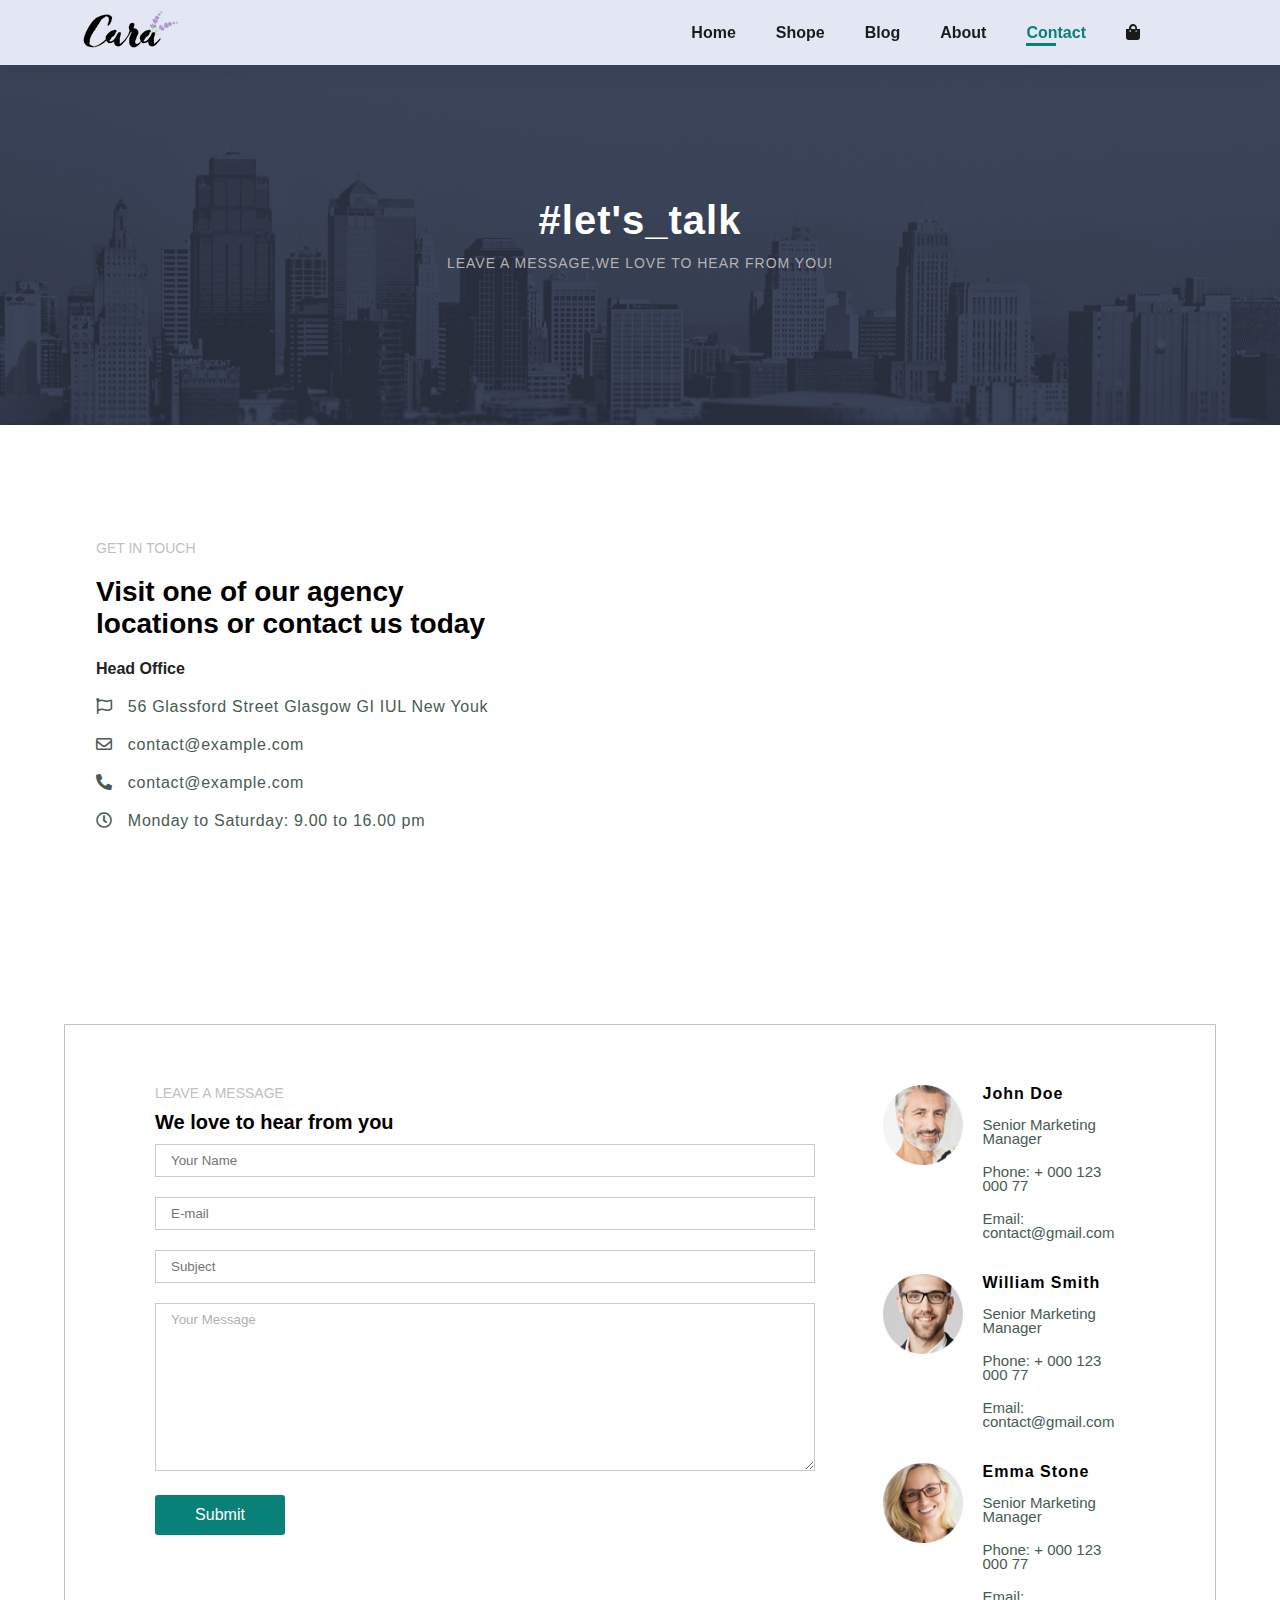
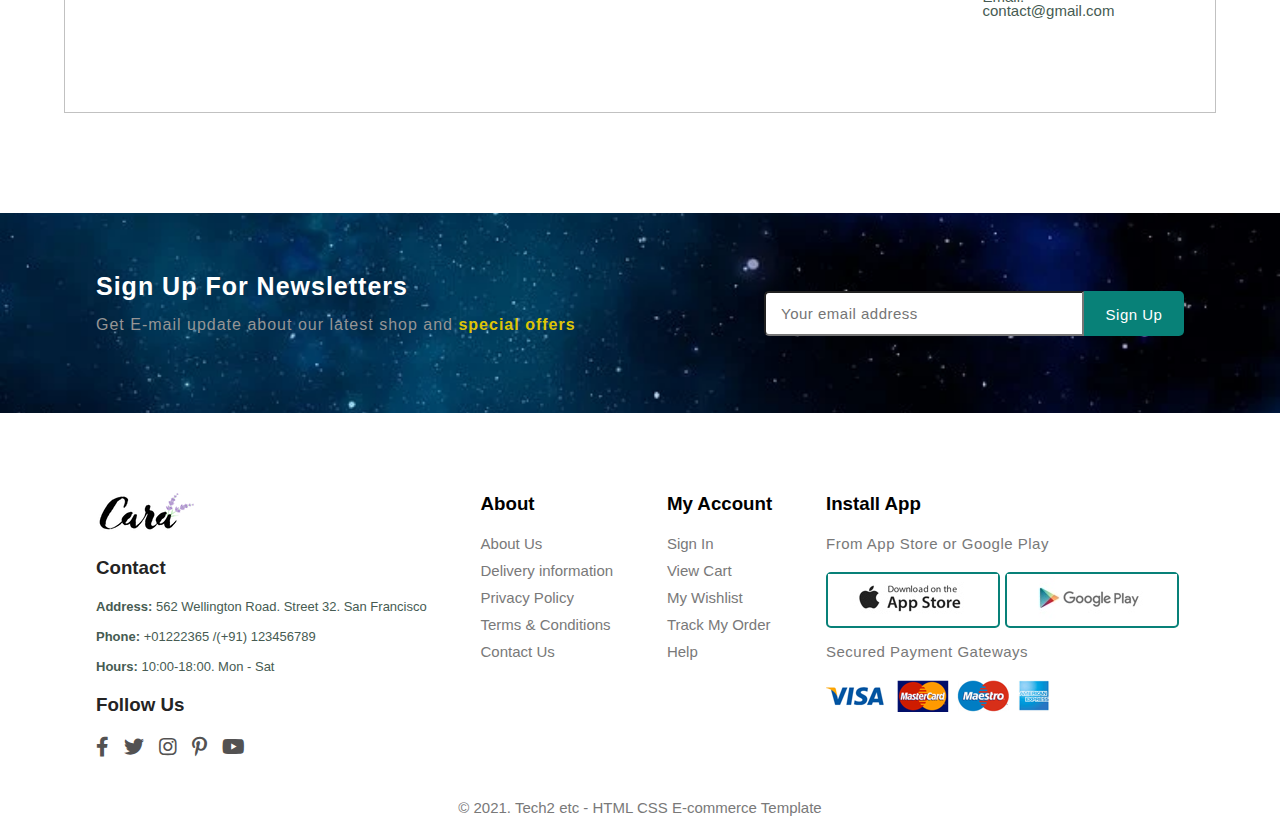
<file: Contact.html>
<!DOCTYPE html>
<html lang="en">
<head>
    <meta charset="UTF-8">
    <meta http-equiv="X-UA-Compatible" content="IE=edge">
    <meta name="viewport" content="width=device-width, initial-scale=1.0">
    <title>E-commerce website</title>
    <link rel="preconnect" href="https://fonts.googleapis.com">
    <link rel="preconnect" href="https://fonts.gstatic.com" crossorigin>
    <link
        href="https://fonts.googleapis.com/css2?family=Ms+Madi&family=Pacifico&family=Raleway:wght@700&family=Roboto:wght@500&family=Satisfy&display=swap"
        rel="stylesheet">
    <link rel="stylesheet" href="./css/style.css">
    <link rel="stylesheet" href="./css/all.css">
</head>
<body>
    <!------------ start header------------------- -->
    <header id="header" >
        <nav>
            <div class="logo">
                <a href="index.html"><img src="./imges/logo.png" href></a>
            </div>
            <ul id="navbar">
                <li> <a href="index.html">Home</a></li>
                <li> <a href="Shop.html" >Shope</a></li>
                <li> <a href="Blog.html" >Blog</a></li>
                <li> <a href="About.html" >About</a></li>
                <li> <a href="Contact.html" class="active">Contact</a></li>
                <li> <a href="Cart.html" id="bag"><i class="fas fa-shopping-bag"></i></a></li>
                <a href="#" id="close"><i class="fas fa-times"></i></a>
            </ul>
            <div id="mobile">
                <a href="Cart.html"><i class="fas fa-shopping-bag"></i></a>
                <i id="bar" class="fas fa-outdent"></i>
            </div>
        </nav>
        <div class="main main-shop main-blog main-about ">
            <h2 style="font-size: 40px; line-height: 1;">#let's_talk</h2>
            <p style="font-size: 14px;">LEAVE A MESSAGE,WE LOVE TO HEAR FROM YOU!</p>
        </div>
    </header>
    <!------------- end header -------->

    <!------ start map---------------  -->
    <section class="map">
        <div class="map-container">
            <div class="map-description">
                <h5>GET IN TOUCH</h5>
                <h3>Visit one of our agency locations or contact us today</h3>
                <h4>Head Office</h4>
                <p><i class="far fa-flag"></i> 56 Glassford Street Glasgow GI IUL New Youk</p>
                <p><i class="far fa-envelope"></i> contact@example.com</p>
                <p><i class="fas fa-phone-alt"></i> contact@example.com</p>
                <p><i class="far fa-clock"></i> Monday to Saturday: 9.00 to 16.00 pm</p>
            </div>
            <div class="map-img">
                <iframe src="https://www.google.com/maps/embed?pb=!1m18!1m12!1m3!1d2469.8089845613954!2d-1.2517918764520404!3d51.75481637187063!2m3!1f0!2f0!3f0!3m2!1i1024!2i768!4f13.1!3m3!1m2!1s0x4876c6a9ef8c485b%3A0xd2ff1883a001afed!2z2KzYp9mF2LnYqSDYo9mI2YPYs9mB2YjYsdiv!5e0!3m2!1sar!2seg!4v1671900772488!5m2!1sar!2seg" width="600" height="450" style="border:0;" allowfullscreen="" loading="lazy" referrerpolicy="no-referrer-when-downgrade"></iframe>
            </div>
        </div>
    </section>
    <!------ end map---------------  -->

    <!---------start opinion ----------->
    <section class="opinion">
        <div class="opinion-container">

            <div class="opinion-message">
                <h5>LEAVE A MESSAGE</h5>
                <h3>We love to hear from you</h3>

                <form action="">
                    <input type="text" placeholder="Your Name">
                    <input type="email" placeholder="E-mail">
                    <input type="text" placeholder="Subject">
                    <textarea name="" id="" cols="60" rows="10">Your Message </textarea>
                    <input type="submit" value="Submit">

                </form>
            </div>

            <div class="opinion-person">
                <div class="person-total">
                    <div class="opinion-person-img">
                        <img src="./imges/people/1.png" >
                    </div>
                    <div class="opinion-person-info">
                        <h3>John Doe</h3>
                        <p>Senior Marketing Manager</p>
                        <p>Phone: + 000 123 000 77</p>
                        <p>Email: contact@gmail.com</p>
                    </div>
                </div>

                <div class="person-total">
                    <div class="opinion-person-img">
                        <img src="./imges/people/2.png" >
                    </div>
                    <div class="opinion-person-info">
                        <h3>William Smith</h3>
                        <p>Senior Marketing Manager</p>
                        <p>Phone: + 000 123 000 77</p>
                        <p>Email: contact@gmail.com</p>
                    </div>
                </div>

                <div class="person-total">
                    <div class="opinion-person-img">
                        <img src="./imges/people/3.png" >
                    </div>
                    <div class="opinion-person-info">
                        <h3>Emma Stone</h3>
                        <p>Senior Marketing Manager</p>
                        <p>Phone: + 000 123 000 77</p>
                        <p>Email: contact@gmail.com</p>
                    </div>
                </div>
            </div>
        </div>
    </section>
    <!---------end opinion ----------->

    <!---------start sign-up------------- -->
    <div class="div-sign">
        <div class="sign-text">
            <h3>Sign Up For Newsletters</h3>
            <p>Get E-mail update about our latest shop and <strong>special offers</strong></p>
        </div>
        <div class="sign-input">
            <input type="email" name="sign-email" id="sign-email" placeholder="Your email address">
            <label for="sign-email">Sign Up</label>
        </div>
    </div>
    <!---------end sign-up------------- -->

    <!-----------start footer---------- -->
    <footer>
        <div class="footer-container">
            <div class="footer-col1 col">
                <img src="./imges/logo.png" >
                <h3 class="contact">Contact</h3>

                <p><strong>Address:</strong> 562 Wellington Road. Street 32. San Francisco</p>
                <p><strong>Phone:</strong> +01222365 /(+91) 123456789</p>
                <p><strong>Hours:</strong> 10:00-18:00. Mon - Sat</p>

                <h3 class="follow">Follow Us</h3>
                <ul>
                    <li><a href="#"><i class="fab fa-facebook-f"></i></a></li>
                    <li><a href="#"><i class="fab fa-twitter"></i></a></li>
                    <li><a href="#"><i class="fab fa-instagram"></i></a></li>
                    <li><a href="#"><i class="fab fa-pinterest-p"></i></a></li>
                    <li><a href="#"><i class="fab fa-youtube"></i></a></li>
                </ul>
            </div>
            <div class="footer-col2 col">
                <h3>About</h3>
                <ul>
                    <li><a href="#">About Us</a> </li>
                    <li><a href="#">Delivery information</a></li>
                    <li><a href="#">Privacy Policy</a></li>
                    <li><a href="#">Terms & Conditions</a> </li>
                    <li><a href="#">Contact Us</a> </li>
                </ul>
            </div>
            <div class="footer-col2 col">
                <h3>My Account</h3>
                <ul>
                    <li><a href="#">Sign In</a> </li>
                    <li><a href="#">View Cart</a> </li>
                    <li><a href="#">My Wishlist</a> </li>
                    <li><a href="#">Track My Order</a> </li>
                    <li><a href="#">Help</a></li>
                </ul>
            </div>
            <div class="footer-col4 col">
                <h3>Install App</h3>
                <div >
                    <p>From App Store or Google Play</p>
                    <ul>
                        <li><img src="./imges/pay/app.jpg" ></li>
                        <li><img src="./imges/pay/play.jpg" ></li>
                    </ul>
                    <p>Secured Payment Gateways</p>
                    <img src="./imges/pay/pay.png" alt="">
                </div>
            </div>
        </div>
        <div class="copyright">
            <p>&#169; 2021. Tech2 etc - HTML CSS E-commerce Template</p>
        </div>
        
    </footer>
    <!-----------end footer---------- -->

    <script src="./script.js"></script>
</body>
</html>
</file>
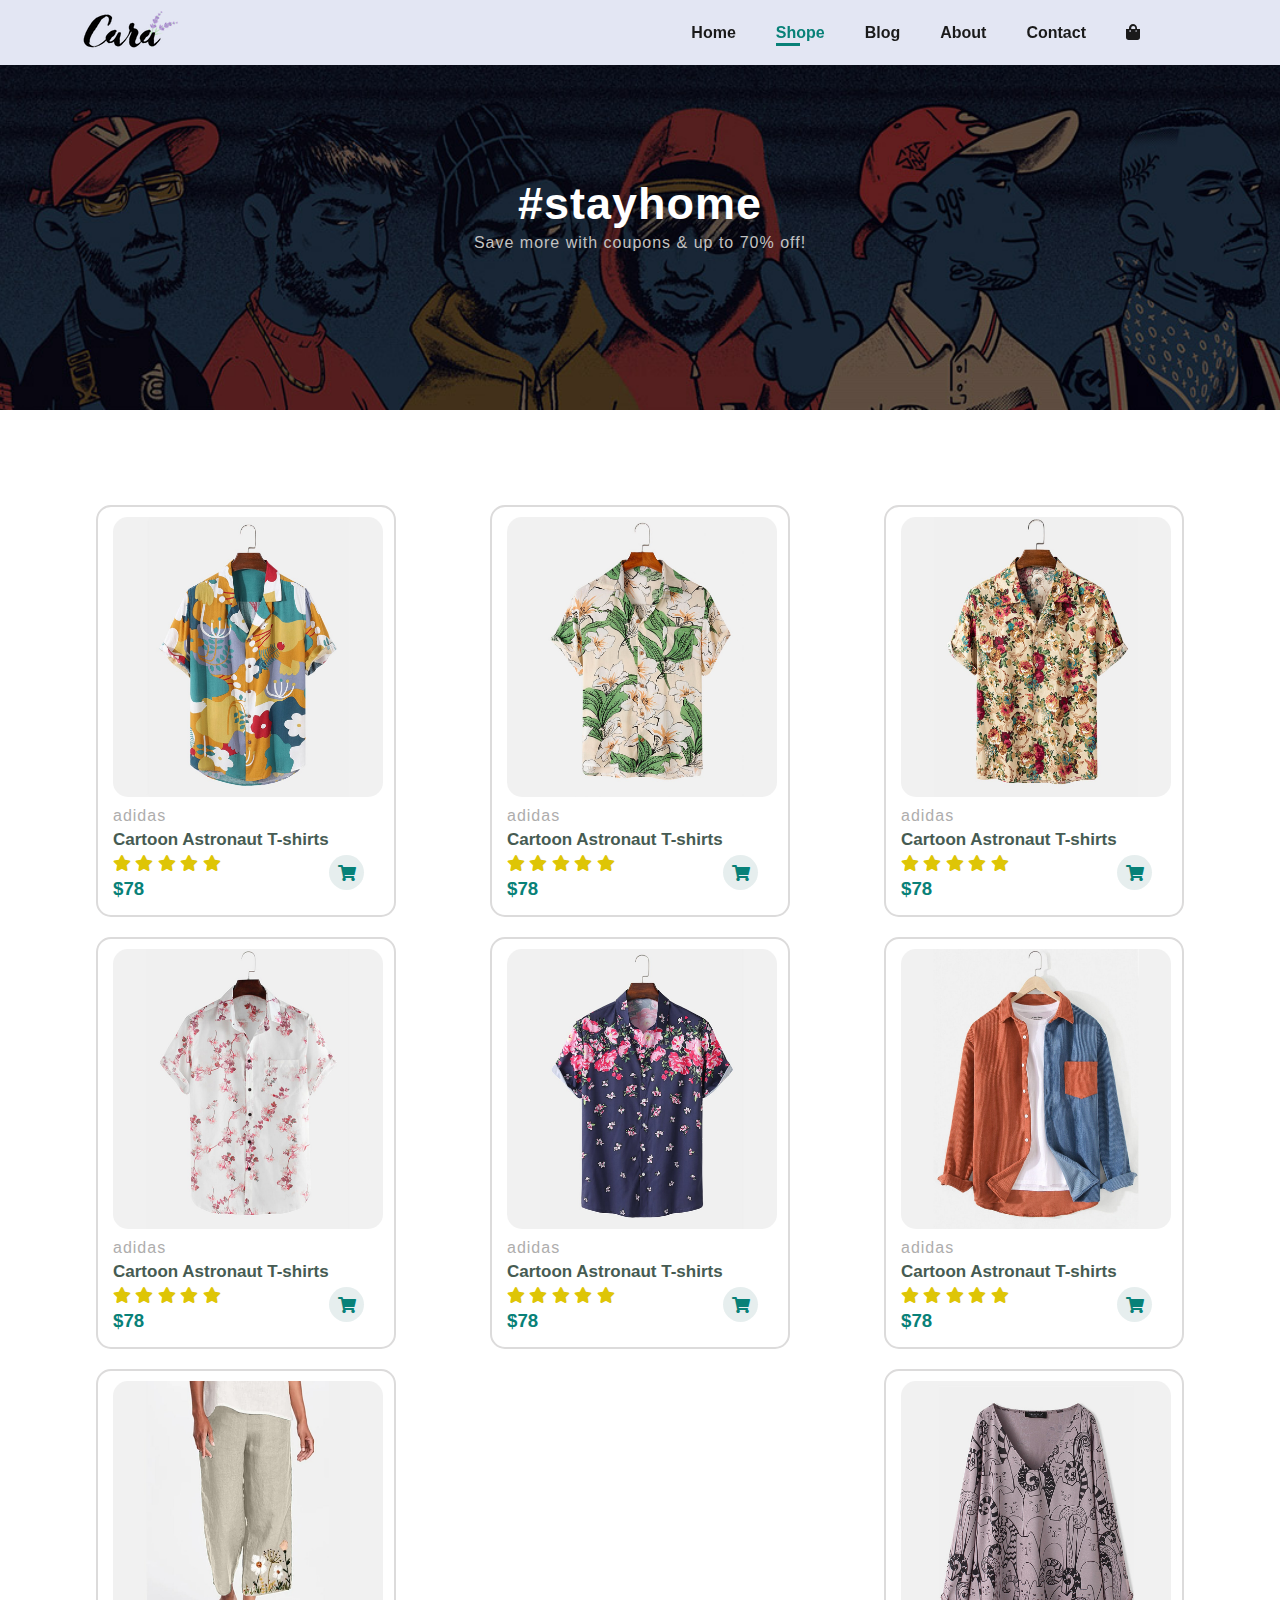
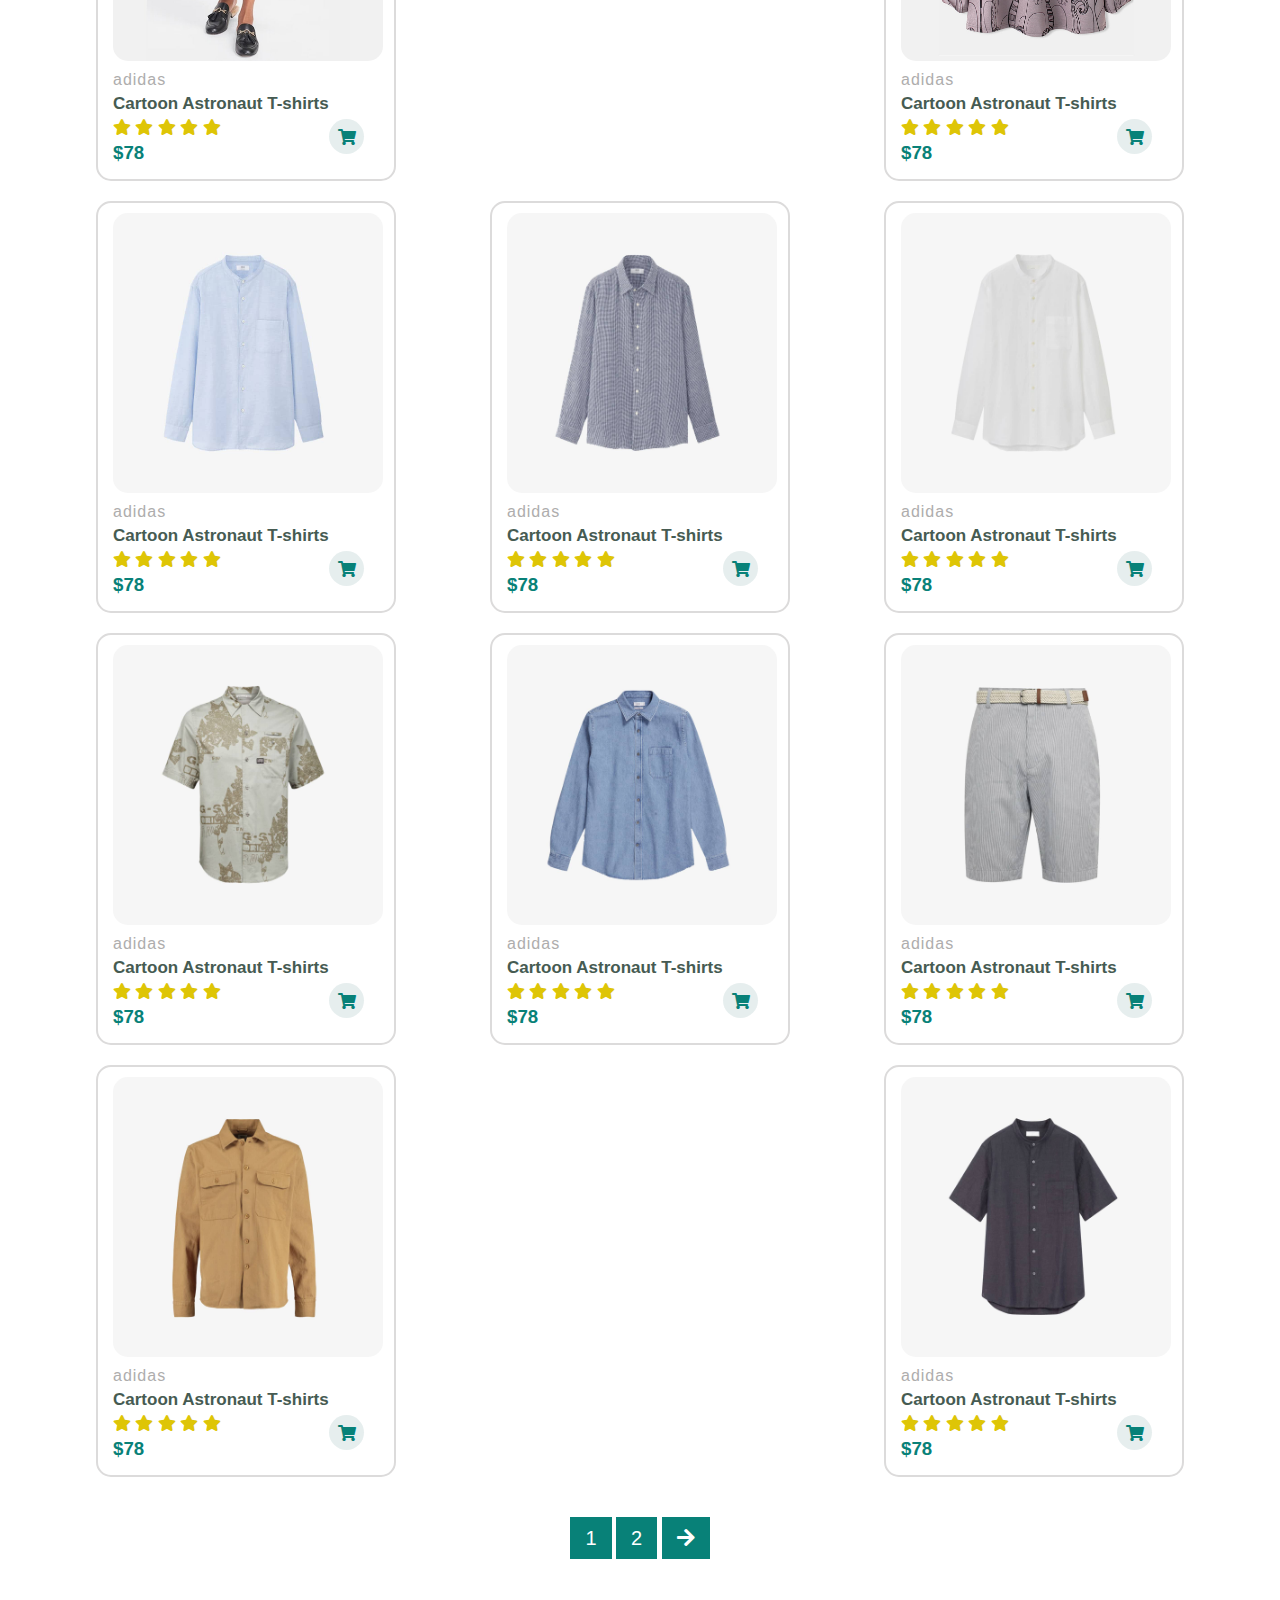
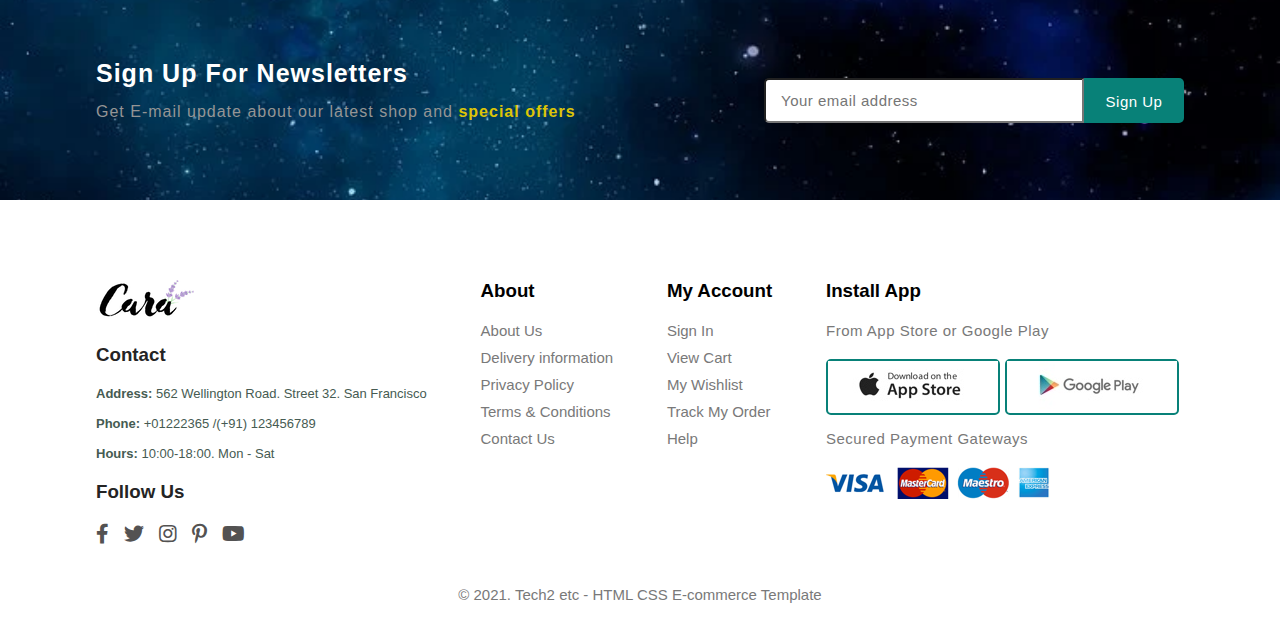
<file: Shop.html>
<!DOCTYPE html>
<html lang="en">
<head>
    <meta charset="UTF-8">
    <meta http-equiv="X-UA-Compatible" content="IE=edge">
    <meta name="viewport" content="width=device-width, initial-scale=1.0">
    <title>E-commerce website</title>
    <link rel="preconnect" href="https://fonts.googleapis.com">
    <link rel="preconnect" href="https://fonts.gstatic.com" crossorigin>
    <link
        href="https://fonts.googleapis.com/css2?family=Ms+Madi&family=Pacifico&family=Raleway:wght@700&family=Roboto:wght@500&family=Satisfy&display=swap"
        rel="stylesheet">
    <link rel="stylesheet" href="./css/style.css">
    <link rel="stylesheet" href="./css/all.css">
</head>
<body>
    <!------------ start header------------------- -->
    <header id="header">
        <nav>
            <div class="logo">
                <a href="index.html"><img src="./imges/logo.png" href></a>
            </div>
            <ul id="navbar">
                <li> <a href="index.html">Home</a></li>
                <li> <a href="Shop.html" class="active">Shope</a></li>
                <li> <a href="Blog.html">Blog</a></li>
                <li> <a href="About.html">About</a></li>
                <li> <a href="Contact.html">Contact</a></li>
                <li> <a href="Cart.html" id="bag"><i class="fas fa-shopping-bag"></i></a></li>
                <a href="#" id="close"><i class="fas fa-times"></i></a>
            </ul>
            <div id="mobile">
                <a href="Cart.html"><i class="fas fa-shopping-bag"></i></a>
                <i id="bar" class="fas fa-outdent"></i>
            </div>
        </nav>
        <div class="main main-shop">
            <h2>#stayhome</h2>
            <p>Save more with coupons & up to 70% off!</p>
        </div>
    </header>
    <!------------- end header -------->

    <!------------start featured products -->
    <section class="products">

        <div class="products-container">
            <div class="pro" id="productClick" >
                <img src="./imges/products/f1.jpg">

                <div class="content">
                    <span class="category">adidas</span>
                    <p>Cartoon Astronaut T-shirts</p>
                    <div class="stars">
                        <div class="star-price">
                            <span>
                                <i class="fas fa-star"></i>
                                <i class="fas fa-star"></i>
                                <i class="fas fa-star"></i>
                                <i class="fas fa-star"></i>
                                <i class="fas fa-star"></i>
                            </span>
                            <h3>$78</h3>
                        </div>
                        <div class="add-to-car">
                            <i class="fas fa-shopping-cart"></i>
                        </div>
                    </div>
                </div>

            </div>

            <div class="pro">
                <img src="./imges/products/f2.jpg">

                <div class="content">
                    <span class="category">adidas</span>
                    <p>Cartoon Astronaut T-shirts</p>
                    <div class="stars">
                        <div class="star-price">
                            <span>
                                <i class="fas fa-star"></i>
                                <i class="fas fa-star"></i>
                                <i class="fas fa-star"></i>
                                <i class="fas fa-star"></i>
                                <i class="fas fa-star"></i>
                            </span>

                            <h3>$78</h3>
                        </div>
                        <div class="add-to-car">
                            <i class="fas fa-shopping-cart"></i>
                        </div>
                    </div>
                </div>

            </div>

            <div class="pro">
                <img src="./imges/products/f3.jpg">

                <div class="content">
                    <span class="category">adidas</span>
                    <p>Cartoon Astronaut T-shirts</p>
                    <div class="stars">
                        <div class="star-price">
                            <span>
                                <i class="fas fa-star"></i>
                                <i class="fas fa-star"></i>
                                <i class="fas fa-star"></i>
                                <i class="fas fa-star"></i>
                                <i class="fas fa-star"></i>
                            </span>

                            <h3>$78</h3>
                        </div>
                        <div class="add-to-car">
                            <i class="fas fa-shopping-cart"></i>
                        </div>
                    </div>
                </div>

            </div>

            <div class="pro">
                <img src="./imges/products/f4.jpg">

                <div class="content">
                    <span class="category">adidas</span>
                    <p>Cartoon Astronaut T-shirts</p>
                    <div class="stars">
                        <div class="star-price">
                            <span>
                                <i class="fas fa-star"></i>
                                <i class="fas fa-star"></i>
                                <i class="fas fa-star"></i>
                                <i class="fas fa-star"></i>
                                <i class="fas fa-star"></i>
                            </span>

                            <h3>$78</h3>
                        </div>
                        <div class="add-to-car">
                            <i class="fas fa-shopping-cart"></i>
                        </div>
                    </div>
                </div>

            </div>

            <div class="pro">
                <img src="./imges/products/f5.jpg">

                <div class="content">
                    <span class="category">adidas</span>
                    <p>Cartoon Astronaut T-shirts</p>
                    <div class="stars">
                        <div class="star-price">
                            <span>
                                <i class="fas fa-star"></i>
                                <i class="fas fa-star"></i>
                                <i class="fas fa-star"></i>
                                <i class="fas fa-star"></i>
                                <i class="fas fa-star"></i>
                            </span>

                            <h3>$78</h3>
                        </div>
                        <div class="add-to-car">
                            <i class="fas fa-shopping-cart"></i>
                        </div>
                    </div>
                </div>

            </div>

            <div class="pro">
                <img src="./imges/products/f6.jpg">

                <div class="content">
                    <span class="category">adidas</span>
                    <p>Cartoon Astronaut T-shirts</p>
                    <div class="stars">
                        <div class="star-price">
                            <span>
                                <i class="fas fa-star"></i>
                                <i class="fas fa-star"></i>
                                <i class="fas fa-star"></i>
                                <i class="fas fa-star"></i>
                                <i class="fas fa-star"></i>
                            </span>

                            <h3>$78</h3>
                        </div>
                        <div class="add-to-car">
                            <i class="fas fa-shopping-cart"></i>
                        </div>
                    </div>
                </div>

            </div>

            <div class="pro">
                <img src="./imges/products/f7.jpg">

                <div class="content">
                    <span class="category">adidas</span>
                    <p>Cartoon Astronaut T-shirts</p>
                    <div class="stars">
                        <div class="star-price">
                            <span>
                                <i class="fas fa-star"></i>
                                <i class="fas fa-star"></i>
                                <i class="fas fa-star"></i>
                                <i class="fas fa-star"></i>
                                <i class="fas fa-star"></i>
                            </span>

                            <h3>$78</h3>
                        </div>
                        <div class="add-to-car">
                            <i class="fas fa-shopping-cart"></i>
                        </div>
                    </div>
                </div>

            </div>

            <div class="pro">
                <img src="./imges/products/f8.jpg">

                <div class="content">
                    <span class="category">adidas</span>
                    <p>Cartoon Astronaut T-shirts</p>
                    <div class="stars">
                        <div class="star-price">
                            <span>
                                <i class="fas fa-star"></i>
                                <i class="fas fa-star"></i>
                                <i class="fas fa-star"></i>
                                <i class="fas fa-star"></i>
                                <i class="fas fa-star"></i>
                            </span>

                            <h3>$78</h3>
                        </div>
                        <div class="add-to-car">
                            <i class="fas fa-shopping-cart"></i>
                        </div>
                    </div>
                </div>

            </div>
        </div>
    </section>
    <!------------end featured products -->

    <!-------------- start New Arrivals--------- -->
    <section class="arrivals">
        
        <div class="products-container">

            <div class="pro">
                <img src="./imges/products/n1.jpg">

                <div class="content">
                    <span class="category">adidas</span>
                    <p>Cartoon Astronaut T-shirts</p>
                    <div class="stars">
                        <div class="star-price">
                            <span>
                                <i class="fas fa-star"></i>
                                <i class="fas fa-star"></i>
                                <i class="fas fa-star"></i>
                                <i class="fas fa-star"></i>
                                <i class="fas fa-star"></i>
                            </span>
                            <h3>$78</h3>
                        </div>
                        <div class="add-to-car">
                            <i class="fas fa-shopping-cart"></i>
                        </div>
                    </div>
                </div>

            </div>

            <div class="pro">
                <img src="./imges/products/n2.jpg">

                <div class="content">
                    <span class="category">adidas</span>
                    <p>Cartoon Astronaut T-shirts</p>
                    <div class="stars">
                        <div class="star-price">
                            <span>
                                <i class="fas fa-star"></i>
                                <i class="fas fa-star"></i>
                                <i class="fas fa-star"></i>
                                <i class="fas fa-star"></i>
                                <i class="fas fa-star"></i>
                            </span>

                            <h3>$78</h3>
                        </div>
                        <div class="add-to-car">
                            <i class="fas fa-shopping-cart"></i>
                        </div>
                    </div>
                </div>

            </div>

            <div class="pro">
                <img src="./imges/products/n3.jpg">

                <div class="content">
                    <span class="category">adidas</span>
                    <p>Cartoon Astronaut T-shirts</p>
                    <div class="stars">
                        <div class="star-price">
                            <span>
                                <i class="fas fa-star"></i>
                                <i class="fas fa-star"></i>
                                <i class="fas fa-star"></i>
                                <i class="fas fa-star"></i>
                                <i class="fas fa-star"></i>
                            </span>

                            <h3>$78</h3>
                        </div>
                        <div class="add-to-car">
                            <i class="fas fa-shopping-cart"></i>
                        </div>
                    </div>
                </div>

            </div>

            <div class="pro">
                <img src="./imges/products/n4.jpg">

                <div class="content">
                    <span class="category">adidas</span>
                    <p>Cartoon Astronaut T-shirts</p>
                    <div class="stars">
                        <div class="star-price">
                            <span>
                                <i class="fas fa-star"></i>
                                <i class="fas fa-star"></i>
                                <i class="fas fa-star"></i>
                                <i class="fas fa-star"></i>
                                <i class="fas fa-star"></i>
                            </span>

                            <h3>$78</h3>
                        </div>
                        <div class="add-to-car">
                            <i class="fas fa-shopping-cart"></i>
                        </div>
                    </div>
                </div>

            </div>

            <div class="pro">
                <img src="./imges/products/n5.jpg">

                <div class="content">
                    <span class="category">adidas</span>
                    <p>Cartoon Astronaut T-shirts</p>
                    <div class="stars">
                        <div class="star-price">
                            <span>
                                <i class="fas fa-star"></i>
                                <i class="fas fa-star"></i>
                                <i class="fas fa-star"></i>
                                <i class="fas fa-star"></i>
                                <i class="fas fa-star"></i>
                            </span>

                            <h3>$78</h3>
                        </div>
                        <div class="add-to-car">
                            <i class="fas fa-shopping-cart"></i>
                        </div>
                    </div>
                </div>

            </div>

            <div class="pro">
                <img src="./imges/products/n6.jpg">

                <div class="content">
                    <span class="category">adidas</span>
                    <p>Cartoon Astronaut T-shirts</p>
                    <div class="stars">
                        <div class="star-price">
                            <span>
                                <i class="fas fa-star"></i>
                                <i class="fas fa-star"></i>
                                <i class="fas fa-star"></i>
                                <i class="fas fa-star"></i>
                                <i class="fas fa-star"></i>
                            </span>

                            <h3>$78</h3>
                        </div>
                        <div class="add-to-car">
                            <i class="fas fa-shopping-cart"></i>
                        </div>
                    </div>
                </div>

            </div>

            <div class="pro">
                <img src="./imges/products/n7.jpg">

                <div class="content">
                    <span class="category">adidas</span>
                    <p>Cartoon Astronaut T-shirts</p>
                    <div class="stars">
                        <div class="star-price">
                            <span>
                                <i class="fas fa-star"></i>
                                <i class="fas fa-star"></i>
                                <i class="fas fa-star"></i>
                                <i class="fas fa-star"></i>
                                <i class="fas fa-star"></i>
                            </span>

                            <h3>$78</h3>
                        </div>
                        <div class="add-to-car">
                            <i class="fas fa-shopping-cart"></i>
                        </div>
                    </div>
                </div>

            </div>

            <div class="pro">
                <img src="./imges/products/n8.jpg">

                <div class="content">
                    <span class="category">adidas</span>
                    <p>Cartoon Astronaut T-shirts</p>
                    <div class="stars">
                        <div class="star-price">
                            <span>
                                <i class="fas fa-star"></i>
                                <i class="fas fa-star"></i>
                                <i class="fas fa-star"></i>
                                <i class="fas fa-star"></i>
                                <i class="fas fa-star"></i>
                            </span>

                            <h3>$78</h3>
                        </div>
                        <div class="add-to-car">
                            <i class="fas fa-shopping-cart"></i>
                        </div>
                    </div>
                </div>

            </div>
        </div>
    </section>
    <!-------------- end New Arrivals--------- -->

    <!---------start pagination---------- -->
    <div class="pagination">
        <a href="#">1</a>
        <a href="#">2</a>
        <a href="#"><i class="fas fa-arrow-right"></i></a>
    </div>
    <!---------end pagination---------- -->

    <!---------start sign-up------------- -->
    <div class="div-sign">
        <div class="sign-text">
            <h3>Sign Up For Newsletters</h3>
            <p>Get E-mail update about our latest shop and <strong>special offers</strong></p>
        </div>
        <div class="sign-input">
            <input type="email" name="sign-email" id="sign-email" placeholder="Your email address">
            <label for="sign-email">Sign Up</label>
        </div>
    </div>
    <!---------end sign-up------------- -->
    <!-----------start footer---------- -->
    <footer>
        <div class="footer-container">
            <div class="footer-col1 col">
                <img src="./imges/logo.png" >
                <h3 class="contact">Contact</h3>

                <p><strong>Address:</strong> 562 Wellington Road. Street 32. San Francisco</p>
                <p><strong>Phone:</strong> +01222365 /(+91) 123456789</p>
                <p><strong>Hours:</strong> 10:00-18:00. Mon - Sat</p>

                <h3 class="follow">Follow Us</h3>
                <ul>
                    <li><a href="#"><i class="fab fa-facebook-f"></i></a></li>
                    <li><a href="#"><i class="fab fa-twitter"></i></a></li>
                    <li><a href="#"><i class="fab fa-instagram"></i></a></li>
                    <li><a href="#"><i class="fab fa-pinterest-p"></i></a></li>
                    <li><a href="#"><i class="fab fa-youtube"></i></a></li>
                </ul>
            </div>
            <div class="footer-col2 col">
                <h3>About</h3>
                <ul>
                    <li><a href="#">About Us</a> </li>
                    <li><a href="#">Delivery information</a></li>
                    <li><a href="#">Privacy Policy</a></li>
                    <li><a href="#">Terms & Conditions</a> </li>
                    <li><a href="#">Contact Us</a> </li>
                </ul>
            </div>
            <div class="footer-col2 col">
                <h3>My Account</h3>
                <ul>
                    <li><a href="#">Sign In</a> </li>
                    <li><a href="#">View Cart</a> </li>
                    <li><a href="#">My Wishlist</a> </li>
                    <li><a href="#">Track My Order</a> </li>
                    <li><a href="#">Help</a></li>
                </ul>
            </div>
            <div class="footer-col4 col">
                <h3>Install App</h3>
                <div >
                    <p>From App Store or Google Play</p>
                    <ul>
                        <li><img src="./imges/pay/app.jpg" ></li>
                        <li><img src="./imges/pay/play.jpg" ></li>
                    </ul>
                    <p>Secured Payment Gateways</p>
                    <img src="./imges/pay/pay.png" alt="">
                </div>
            </div>
        </div>
        <div class="copyright">
            <p>&#169; 2021. Tech2 etc - HTML CSS E-commerce Template</p>
        </div>
        
    </footer>
    <!-----------end footer---------- -->

    <script src="./script.js"></script>
</body>

</html>
</file>
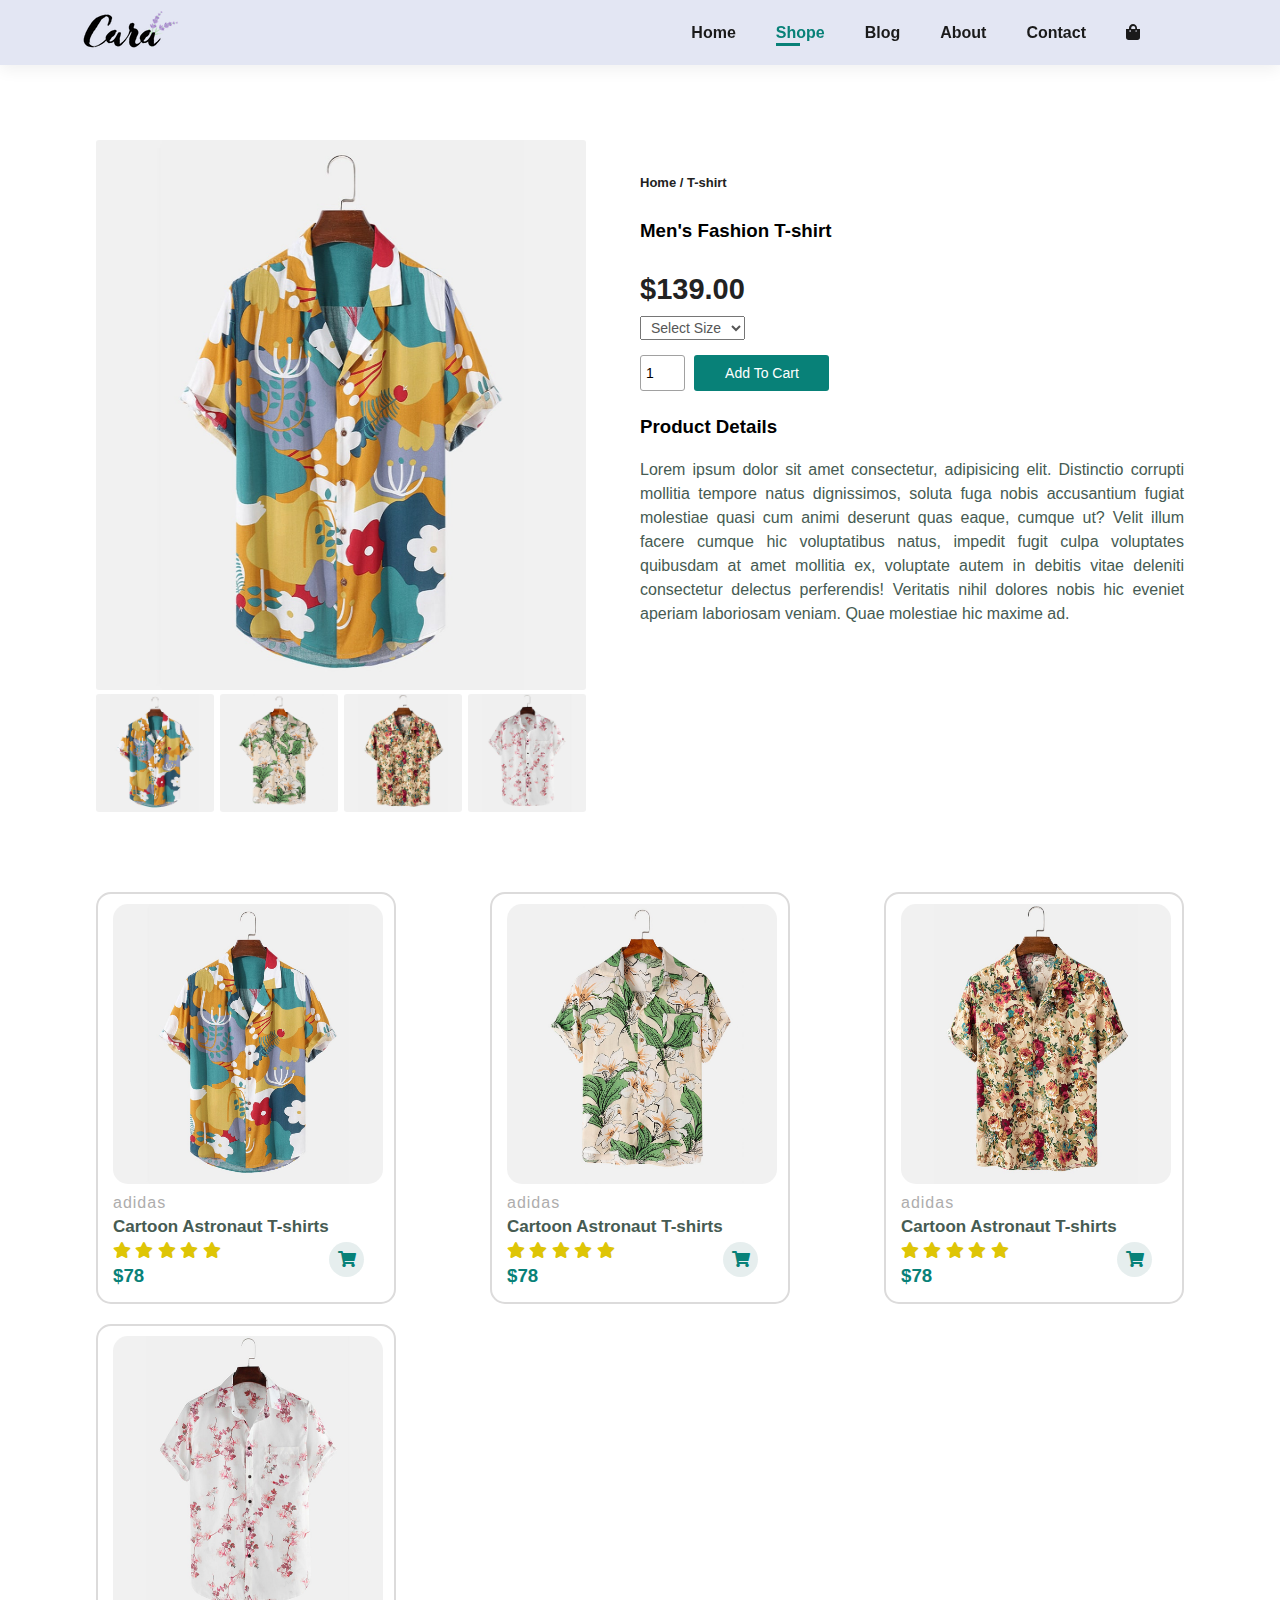
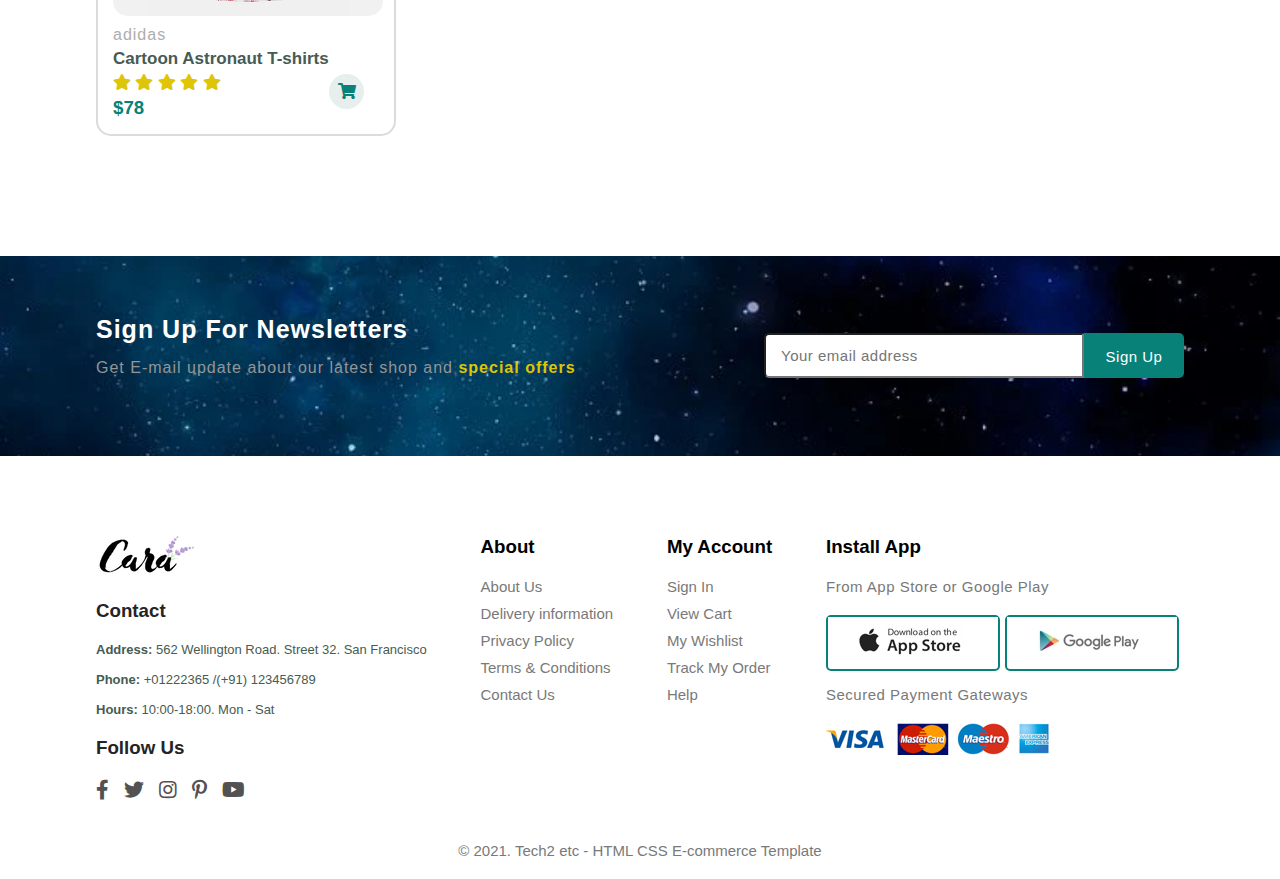
<file: Sproduct.html>
<!DOCTYPE html>
<html lang="en">

<head>
    <meta charset="UTF-8">
    <meta http-equiv="X-UA-Compatible" content="IE=edge">
    <meta name="viewport" content="width=device-width, initial-scale=1.0">
    <title>E-commerce website</title>
    <link rel="preconnect" href="https://fonts.googleapis.com">
    <link rel="preconnect" href="https://fonts.gstatic.com" crossorigin>
    <link
        href="https://fonts.googleapis.com/css2?family=Ms+Madi&family=Pacifico&family=Raleway:wght@700&family=Roboto:wght@500&family=Satisfy&display=swap"
        rel="stylesheet">
    <link rel="stylesheet" href="./css/style.css">
    <link rel="stylesheet" href="./css/all.css">
</head>

<body>
    <!------------ start header------------------- -->
    <header class="header-Sproduct">
        <nav>
            <div class="logo">
                <a href="index.html"><img src="./imges/logo.png" href></a>
            </div>
            <ul id="navbar">
                <li> <a href="index.html">Home</a></li>
                <li> <a href="Shop.html" class="active">Shope</a></li>
                <li> <a href="Blog.html">Blog</a></li>
                <li> <a href="About.html">About</a></li>
                <li> <a href="Contact.html">Contact</a></li>
                <li> <a href="Cart.html" id="bag"><i class="fas fa-shopping-bag"></i></a></li>
                <a href="#" id="close"><i class="fas fa-times"></i></a>
            </ul>
            <div id="mobile">
                <a href="Cart.html"><i class="fas fa-shopping-bag"></i></a>
                <i id="bar" class="fas fa-outdent"></i>
            </div>
        </nav>
    </header>
    <!------------- end header -------->

    <!------------start product-info----- -->
    <section class="product-info">
        <div class="product-info-container">

            <div class="photos">
                <img src="./imges/products/f1.jpg" class="big-photo" id="MainImg">
                <div class="small-photo-group">
                    <img src="./imges/products/f1.jpg" class="small-photo" onclick="replaceImg(this)">
                    <img src="./imges/products/f2.jpg" class="small-photo" onclick="replaceImg(this)">
                    <img src="./imges/products/f3.jpg" class="small-photo" onclick="replaceImg(this)">
                    <img src="./imges/products/f4.jpg" class="small-photo" onclick="replaceImg(this)">
                </div>
            </div>
            
            <div class="discreption">
                <h4>Home / T-shirt</h4>
                <h3>Men's Fashion T-shirt</h3>
                <h2>$139.00</h2>

                <div class="select">
                    <select >
                        <option>Select Size</option>
                        <option>S</option>
                        <option>M</option>
                        <option>lg</option>
                        <option>XL</option>
                        <option>XXL</option>
                    </select>
                </div>

                <input type="number" value="1" min="0">
                <button>Add To Cart</button>

                <h3 class="detail">Product Details</h3>
                <p>Lorem ipsum dolor sit amet consectetur, adipisicing elit. Distinctio corrupti 
                    mollitia tempore natus dignissimos, soluta fuga nobis accusantium fugiat molestiae
                    quasi cum animi deserunt quas eaque, cumque ut? Velit illum facere cumque hic 
                    voluptatibus natus, impedit fugit culpa voluptates quibusdam at amet mollitia 
                    ex, voluptate autem in debitis vitae deleniti consectetur delectus perferendis!
                    Veritatis nihil dolores nobis hic eveniet aperiam laboriosam veniam. Quae 
                    molestiae hic maxime ad. 
                    
                </p>
            </div>
        </div>
    </section>
    <!------------end product-info----- -->

    <!------------start featured products -->
    <section class="products">

        <div class="products-container">
            <div class="pro">
                <img src="./imges/products/f1.jpg">

                <div class="content">
                    <span class="category">adidas</span>
                    <p>Cartoon Astronaut T-shirts</p>
                    <div class="stars">
                        <div class="star-price">
                            <span>
                                <i class="fas fa-star"></i>
                                <i class="fas fa-star"></i>
                                <i class="fas fa-star"></i>
                                <i class="fas fa-star"></i>
                                <i class="fas fa-star"></i>
                            </span>
                            <h3 price="78">$78</h3>
                        </div>
                        <div class="add-to-car">
                            <i class="fas fa-shopping-cart"></i>
                        </div>
                    </div>
                </div>

            </div>

            <div class="pro">
                <img src="./imges/products/f2.jpg">

                <div class="content">
                    <span class="category">adidas</span>
                    <p>Cartoon Astronaut T-shirts</p>
                    <div class="stars">
                        <div class="star-price">
                            <span>
                                <i class="fas fa-star"></i>
                                <i class="fas fa-star"></i>
                                <i class="fas fa-star"></i>
                                <i class="fas fa-star"></i>
                                <i class="fas fa-star"></i>
                            </span>

                            <h3 price="78">$78</h3>
                        </div>
                        <div class="add-to-car">
                            <i class="fas fa-shopping-cart"></i>
                        </div>
                    </div>
                </div>

            </div>

            <div class="pro">
                <img src="./imges/products/f3.jpg">

                <div class="content">
                    <span class="category">adidas</span>
                    <p>Cartoon Astronaut T-shirts</p>
                    <div class="stars">
                        <div class="star-price">
                            <span>
                                <i class="fas fa-star"></i>
                                <i class="fas fa-star"></i>
                                <i class="fas fa-star"></i>
                                <i class="fas fa-star"></i>
                                <i class="fas fa-star"></i>
                            </span>

                            <h3 price="78">$78</h3>
                        </div>
                        <div class="add-to-car">
                            <i class="fas fa-shopping-cart"></i>
                        </div>
                    </div>
                </div>

            </div>

            <div class="pro">
                <img src="./imges/products/f4.jpg">

                <div class="content">
                    <span class="category">adidas</span>
                    <p>Cartoon Astronaut T-shirts</p>
                    <div class="stars">
                        <div class="star-price">
                            <span>
                                <i class="fas fa-star"></i>
                                <i class="fas fa-star"></i>
                                <i class="fas fa-star"></i>
                                <i class="fas fa-star"></i>
                                <i class="fas fa-star"></i>
                            </span>

                            <h3 price="78">$78</h3>
                        </div>
                        <div class="add-to-car">
                            <i class="fas fa-shopping-cart"></i>
                        </div>
                    </div>
                </div>

            </div>
        </div>
    </section>
    <!------------end featured products -->

    <!---------start sign-up------------- -->
    <div class="div-sign">
        <div class="sign-text">
            <h3>Sign Up For Newsletters</h3>
            <p>Get E-mail update about our latest shop and <strong>special offers</strong></p>
        </div>
        <div class="sign-input">
            <input type="email" name="sign-email" id="sign-email" placeholder="Your email address">
            <label for="sign-email">Sign Up</label>
        </div>
    </div>
    <!---------end sign-up------------- -->
    <!-----------start footer---------- -->
    <footer>
        <div class="footer-container">
            <div class="footer-col1 col">
                <img src="./imges/logo.png">
                <h3 class="contact">Contact</h3>

                <p><strong>Address:</strong> 562 Wellington Road. Street 32. San Francisco</p>
                <p><strong>Phone:</strong> +01222365 /(+91) 123456789</p>
                <p><strong>Hours:</strong> 10:00-18:00. Mon - Sat</p>

                <h3 class="follow">Follow Us</h3>
                <ul>
                    <li><a href="#"><i class="fab fa-facebook-f"></i></a></li>
                    <li><a href="#"><i class="fab fa-twitter"></i></a></li>
                    <li><a href="#"><i class="fab fa-instagram"></i></a></li>
                    <li><a href="#"><i class="fab fa-pinterest-p"></i></a></li>
                    <li><a href="#"><i class="fab fa-youtube"></i></a></li>
                </ul>
            </div>
            <div class="footer-col2 col">
                <h3>About</h3>
                <ul>
                    <li><a href="#">About Us</a> </li>
                    <li><a href="#">Delivery information</a></li>
                    <li><a href="#">Privacy Policy</a></li>
                    <li><a href="#">Terms & Conditions</a> </li>
                    <li><a href="#">Contact Us</a> </li>
                </ul>
            </div>
            <div class="footer-col2 col">
                <h3>My Account</h3>
                <ul>
                    <li><a href="#">Sign In</a> </li>
                    <li><a href="#">View Cart</a> </li>
                    <li><a href="#">My Wishlist</a> </li>
                    <li><a href="#">Track My Order</a> </li>
                    <li><a href="#">Help</a></li>
                </ul>
            </div>
            <div class="footer-col4 col">
                <h3>Install App</h3>
                <div>
                    <p>From App Store or Google Play</p>
                    <ul>
                        <li><img src="./imges/pay/app.jpg"></li>
                        <li><img src="./imges/pay/play.jpg"></li>
                    </ul>
                    <p>Secured Payment Gateways</p>
                    <img src="./imges/pay/pay.png" alt="">
                </div>
            </div>
        </div>
        <div class="copyright">
            <p>&#169; 2021. Tech2 etc - HTML CSS E-commerce Template</p>
        </div>

    </footer>
    <!-----------end footer---------- -->

    <script src="./script.js"></script>
</body>

</html>
</file>
<file: css/style.css>
@import url('https://fonts.googleapis.com/css2?family=Ms+Madi&family=Pacifico&family=Raleway:wght@700&family=Roboto:wght@500&family=Satisfy&display=swap');

/*   START HOME PAGE */
*{
    margin: 0;
    padding: 0;
    box-sizing: border-box;
    font-family: 'spartan', sans-serif;
}
h1{
    font-size: 50px;
    line-height: 64px;
    color: #222;
}
h2{
    font-size: 46px;
    line-height: 54px;
    color: #222;
}
h4{
    font-size: 20px;
    color: #222;
}
h6{
    font-size: 12px;
    font-weight: 700;
}
p{
    font-size: 16px;
    color: #465b52;
    margin: 15px 0 20px 0;
}
/*//////////////////////////////////////////*/
/*----------------- start header---------------*/
header{
    height: 100vh;
    width: 100%;
    margin-bottom: 50px;
}
header nav{
    height:65px ;
    width: 100%;
    display: flex;
    align-items: center;
    justify-content: space-between;
    background-color: #E3E6F3; 
    box-shadow: 0 5px 15px rgba(0, 0, 0, 0.06);
    position: fixed;
    right: 0;
    left: 0;
    top: 0;
    z-index: 1030;
}
header nav .logo{
    margin: 0px 0 0 80px;
}
header nav .logo img{
    cursor: pointer;
}
header nav ul{
    display: flex;
    justify-content: space-around;
    margin: 0px 100px 0 0 ;
    list-style: none;
}
header nav ul li{
    margin-right: 40px;
    position: relative;
    
}
header nav ul li a{
    text-decoration: none;
    font-size: 16px;
    font-weight: 600;
    color: #1a1a1a;
    transition: 0.3s ease;
}
header nav ul li a:hover,
header nav ul li a.active{
    color: #088178;
}
header nav ul li a.active::after,
header nav ul li a:hover::after{
    content: "";
    width: 50%;
    height: 2.5px;
    background-color:#088178 ;
    position: absolute;
    bottom: -4px;
    left: 0px;
    transition: 0.3s ;
}
#mobile,#close{
    display: none;
    align-items: center;
    margin: 0px 100px 0 0 ;
}
header .main{
    height:100%;
    width: 100%;
    background-image: url(../imges/hero4.png); 
    background-position: top 5% right 5%;
    background-size: cover;
    background-repeat: no-repeat;
    padding: 0 80px;
    display: flex;
    flex-direction: column;
    align-items: flex-start;
    justify-content: center;
}
header .main h1{
    color: #088178;
    font-size: 50px;
    line-height: 55px;
}
header .main p{
    font-size: 16px;
    color: #9a9c9c;
}
header .main button{
    background-image: url(../imges/button.png);
    background-color: transparent;
    background-repeat: no-repeat;
    color:#088178 ;
    font-size: 16px;
    border: 0;
    padding: 15px 80px 15px 65px;
    cursor: pointer;
    font-weight: 700;
}
/*------------------end header----------- */
.features{
    width: 100%;
    margin-bottom: 110px;
}
.features .features-container{
    width: 85%;
    margin: auto;
    display: flex;
    flex-wrap: wrap;
    justify-content: space-between;
}
.features .features-container div{
    width: 165px;
    height: 170px;
    border: 1.5px solid rgb(209, 209, 209);
    border-radius: 3px;
    display: flex;
    flex-direction: column;
    justify-content: center;
    align-items: center;
}
.features .features-container div button{
    margin-top: 15px;
    width: 110px;
    height: 25px;
    border: 0;
    font-size: 15px;
    font-weight: 600;
    color: #088178;
}
/* ----------------- end small div -------- */
.products .products-tittle{
    width: 100%;
    margin: auto;
    margin-bottom: 50px;
    text-align: center;
}
.products .products-tittle h2{
    line-height: 30px;
}
.products .products-tittle p{
    color: rgb(155, 154, 154);
}
.products .products-container{
    width: 85%;
    margin: auto;
    display: flex;
    justify-content: space-between;
    flex-wrap: wrap;
    align-items: flex-start;
}
.products .products-container .pro{
    border: 2px solid rgb(220, 219, 219);
    border-radius: 15px;
    cursor: pointer;
    max-width: 300px;
    margin-bottom: 20px;
    padding: 0 15px;
}
.products .products-container .pro:hover{
    box-shadow: 2px 3px 4px 4px rgb(217, 217, 217);
    transition: 0.3s ease;
}
.products .products-container .pro img{
    width: 270px;
    height: 280px;
    border-radius: 15px;
    display: block;
    margin:10px auto;
}
.products .products-container .pro .content{
    margin:0px 15px 15px 0px;
    
}
.products .products-container .pro .category{
    display: block;
    margin-top: 5px;
    color: rgb(174, 173, 173);
    letter-spacing: 1px;
}
.products .products-container .pro .content p{
    line-height: 0;
    font-size: 17px;
    font-weight: 600;
}
.products .products-container .content .stars{
    display: flex;
    justify-content: space-between;
    margin-top: -5px;
}
.products .products-container .content .stars .star-price i{
    color: rgb(222, 197, 6);
}
.products .products-container .content .stars .star-price h3{
    color:#088178;
    margin-top: 5px;
}
.products .products-container .content .stars .add-to-car{
    width: 35px;
    height: 35px;
    border-radius: 50%;
    background-color: #78a4a22f;
    display: flex;
    justify-content: center;
    align-items: center;
}
.products .products-container .content .stars .add-to-car i{
    color: #088178;
}
.products .products-container .content .stars .add-to-car:hover i{
    color: rgba(165, 12, 226, 0.581);
}
/*------------end featured products ---------------- */
.panner{
    height: 300px;
    background-image: url(../imges/banner/b2.jpg);
    background-position: center;
    background-repeat: no-repeat;
    background-size: cover;
    margin: 100px 0px ;
}
.panner .panner-content{
    text-align: center;
    line-height: 1;
    padding-top: 60px;
}
.panner .panner-content h3{
    color: rgb(218, 217, 217);
    font-size: 15px;
    letter-spacing: 1px;
}
.panner .panner-content p{
    color: white;
    font-size: 42px;
    font-weight: 400;
}
.panner .panner-content p span{
    color: red;
}
.panner .panner-content button{
    width: 130px;
    height: 35px;
    font-weight: 600;
    cursor: pointer;
    border-radius: 3px;
    border: 0;
}
.panner .panner-content button:hover{
    background-color: #088178;
    transition: 0.4s ease-in-out;
}
/* -------------- end panner--------- -- */
.arrivals .products-tittle{
    width: 100%;
    margin: auto;
    margin-bottom: 50px;
    text-align: center;
}
.arrivals .products-tittle h2{
    line-height: 30px;
}
.arrivals .products-tittle p{
    color: rgb(155, 154, 154);
}
.arrivals .products-container{
    width: 85%;
    margin: auto;
    display: flex;
    flex-wrap: wrap;
    justify-content: space-between;
    align-items: flex-start;
}
.arrivals .products-container .pro{
    border: 2px solid rgb(220, 219, 219);
    border-radius: 15px;
    cursor: pointer;
    max-width: 300px;
    margin-bottom: 20px;
    padding: 0 15px;
}
.arrivals .products-container .pro:hover{
    box-shadow: 2px 3px 4px 4px rgb(217, 217, 217);
    transition: 0.3s ease;
}
.arrivals .products-container .pro img{
    width: 270px;
    height: 280px;
    border-radius: 15px;
    display: block;
    margin:10px auto;
}
.arrivals .products-container .pro .content{
    margin:0px 15px 15px 0px;
}
.arrivals .products-container .pro .category{
    display: block;
    margin-top: 5px;
    color: rgb(174, 173, 173);
    letter-spacing: 1px;
}
.arrivals .products-container .pro .content p{
    line-height: 0;
    font-size: 17px;
    font-weight: 600;
}
.arrivals .products-container .content .stars{
    display: flex;
    justify-content: space-between;
    margin-top: -5px;
}
.arrivals .products-container .content .stars .star-price i{
    color: rgb(222, 197, 6);
}
.arrivals .products-container .content .stars .star-price h3{
    color:#088178;
    margin-top: 5px;
}
.arrivals .products-container .content .stars .add-to-car{
    width: 35px;
    height: 35px;
    border-radius: 50%;
    background-color: #78a4a22f;
    display: flex;
    justify-content: center;
    align-items: center;
}
.arrivals .products-container .content .stars .add-to-car i{
    color: #088178;
}
.arrivals .products-container .content .stars .add-to-car:hover i{
    color: rgba(165, 12, 226, 0.581);
}
/* -------------- end New Arrivals--------- - */
.sale-container{
    width: 85%;
    margin: 80px auto;
}
.sale-container .sale-row1{
    display: flex;
    justify-content: space-between;
}
.sale-container .sale-row1 .row1-col1{
    width: 49%;
    height: 350px;
    background-image: url(../imges/banner/b17.jpg);
    background-size: cover;
    background-position: center;
    background-repeat: no-repeat;
    padding: 80px 0 0  20px;
}
.sale-container .sale-row1 h3{
    font-size: 16px;
    font-weight: 450;
    letter-spacing: 0.8px;
    color: rgb(230, 230, 230);
}
.sale-container .sale-row1 h2{
    font-size: 35px;
    font-weight: 600;
    color: white;
    line-height: 1;
}
.sale-container .sale-row1 p{
    font-size: 14px;
    color: rgb(230, 230, 230);
    letter-spacing: 1px;
}
.sale-container .sale-row1 .row1-col1 button{
    font-size: 15px;
    color: white;
    background-color: #088178;
    width: 130px;
    height: 35px;
    border: 0;
}
.sale-container .sale-row1 .row1-col1 button:hover{
    background-color: white;
    color: black;
    transition: 0.4s ease;
}
.sale-container .sale-row1 .row-col2{
    width: 49%;
    height: 350px;
    background-image: url(../imges/banner/b10.jpg);
    background-size: cover;
    background-position: center;
    background-repeat: no-repeat;
    padding: 80px 0 0  20px;
}
.sale-container .sale-row1 .row-col2 button{
    background-color: transparent;
    width: 130px;
    height: 35px;
    border: 1px solid white;
    font-size: 15px;
    color: white;
}
.sale-container .sale-row1 .row-col2 button:hover{
    background-color: #088178;
    transition: 0.3s ease;
}
.sale-container .sale-row2{
    display: grid;
    grid-template-columns: 1.1fr 1.5fr 1.1fr;
    column-gap: 20px;
    margin: 25px 0 0 0;
}
.sale-container .sale-row2 .back-img1{
    background-image: url(../imges/banner/b7.jpg);
}
.sale-container .sale-row2 .back-img2{
    background-image: url(../imges/banner/b4.jpg);
}
.sale-container .sale-row2 .back-img3{
    background-image: url(../imges/banner/b18.jpg);
}
.sale-container .sale-row2 .row2-col1{
    height: 250px;
    background-size: cover;
    background-position: center;
    background-repeat: no-repeat;
    padding: 100px 0 0  20px;
}
.sale-container .sale-row2 .row2-col1 h2{
    font-size: 23px;
    color: white;
    font-weight: 800;
    line-height: 1;
    letter-spacing: 1px;
}
.sale-container .sale-row2 .row2-col1 p{
    font-size: 18px;
    color: red;
    font-weight: 600;
    line-height: 1.5;
    letter-spacing: 1px;
}
/* ---------------end sale----------------  */
.div-sign{
    height: 200px;
    background-image: url(../imges/banner/universe-1566159__340.webp);
    background-position: center;
    background-repeat: no-repeat;
    background-size: cover;
    margin: 100px 0px 0px 0px ;
    padding: 0 7.5%;
    display: flex;
    justify-content: space-between;
    align-items: center;
    flex-wrap: wrap;
}
.div-sign .sign-text h3{
    color: white;
    font-size: 25px;
    font-weight: 550;
    letter-spacing: 1px;
}
.div-sign .sign-text p{
    color: rgb(149, 149, 149);
    font-size: 16px;
    letter-spacing: 1px;
}
.div-sign .sign-text p strong{
    color: rgb(222, 197, 6);
    letter-spacing: 1px;
}
.div-sign .sign-input{
    display: flex;
}
.div-sign .sign-input input{
    width: 320px;
    height: 45px;
    padding-left: 15px ;
    color: rgb(138, 138, 138);
    font-size: 15px;
    letter-spacing: 0.5px;
    outline: 0;
    border-radius: 5px 0 0 5px;
}
.div-sign .sign-input label{
    width: 100px;
    height: 45px;
    display:block;
    background-color: #088178;
    color: white;
    font-size: 15px;
    letter-spacing: 0.5px;
    border-radius:  0 5px 5px 0 ;
    text-align: center;
    padding-top: 15px;
    cursor: pointer;
}
/* ---------end sign-up------------- -- */
footer .footer-container{
    display:flex ;
    flex-wrap: wrap;
    justify-content: space-between;
    width: 85%;
    margin: 80px auto 20px;
}
footer .footer-container .col{
    margin-bottom: 20px;
}
footer .footer-container .footer-col1 img{
    margin-bottom: 20px;
}
footer .footer-container .footer-col1 .contact{
    color: rgb(36, 36, 36);
    margin-bottom: 20px;
}
footer .footer-container .footer-col1 p{
    margin-bottom: 5px;
    font-size: 13px;
}
footer .footer-container .footer-col1 .follow{
    color: rgb(36, 36, 36);
    margin: 20px 0;
}
footer .footer-container .footer-col1 ul{
    display:flex ;
}
footer .footer-container .footer-col1 ul li {
    list-style: none;
    text-decoration: none;
    margin-right: 15px;
}
footer .footer-container .footer-col1 ul li a{
    color: rgb(83, 82, 82);
    font-size: 20px;
}
footer .footer-container .footer-col1 ul li a:hover{
    color: #088178;
}
footer .footer-container .footer-col2 h3{
    margin-bottom: 20px;
}
footer .footer-container .footer-col2 ul li{
    list-style: none;
    text-decoration: none;
    margin-bottom: 10px;
    color: rgb(121, 121, 121);
    font-size: 15px;
}
footer .footer-container .footer-col2 ul li a{
    text-decoration: none;
    color: rgb(121, 121, 121);
}
footer .footer-container .footer-col2 ul li a:hover{
    color: #088178;
}
footer .footer-container .footer-col4 h3{
    margin-bottom: 20px;
}
footer .footer-container .footer-col4 div p{
    margin-bottom: 20px;
    color: rgb(121, 121, 121);
    font-size: 15px;
    letter-spacing: 0.5px;
}
footer .footer-container .footer-col4 div ul{
    display: flex;
}
footer .footer-container .footer-col4 div ul li{
    list-style: none;
    border: 2px solid #088178;
    border-radius: 5px;
    margin-right: 5px;
    cursor:pointer ;
}
footer .copyright{
    width: 85%;
    margin: auto;
}
footer .copyright p{
    font-size: 15px;
    text-align: center;
    color: rgb(121, 121, 121);
}
/* -----------end footer--------- */

/* //////////////////////////////////////////////////////////////// */

/*   START SHOP PAGE */
#header {
    height: 45vh;
    width: 100%;
    margin-bottom: 50px;
}
#header .main-shop{
    height:40vh;
    width: 100%;
    margin-top:  50px ;
    background-image: url(../imges/banner/b1.jpg); 
    background-position: bottom 20%;
    background-size: cover;
    background-repeat: no-repeat;
    padding: 0 80px;
    display: flex;
    flex-direction: column;
    align-items: center;
    justify-content: center;
}
#header .main-shop h2 {
    color: #fff;
    font-size: 45px;
    line-height: 30px;
    letter-spacing: 1px;
}
#header .main-shop p {
    font-size: 16px;
    color: rgb(194, 194, 194);
    letter-spacing: 1px;
}
.pagination{
    margin: 30px 0 -50px 0;
    text-align: center;
}
.pagination a{
    padding: 10px 15px;
    background-color: #088178;
    color: #fff;
    text-decoration: none;
    font-size: 20px;
}
.pagination a:hover{
    background-color: #033734;
    transition: 0.3s ease-in-out;
}

/* ////////////////////////////////////////////////////////////// */
/*------------START sPRODUCT PAGE------- */
.header-Sproduct{
    height: 10vh;
    width: 100%;
    margin-bottom: 50px;
}
.product-info-container{
    width: 85%;
    margin: 0px auto 80px;
    display: flex;
    justify-content: space-between;
    flex-wrap: wrap;
}
.product-info-container .photos{
    width: 45%;
}
.product-info-container .photos .big-photo {
    width: 100%;
    height: 550px ;
    border-radius: 3px;
}
.product-info-container .photos .small-photo-group{
    width: 100%;
    display: flex;
    justify-content: space-between;
}
.product-info-container .photos .small-photo-group .small-photo{
    width: 24%;
    border-radius: 3px;
    cursor: pointer;
}
.product-info-container .discreption{
    width: 50%;
    padding-top: 35px;
}
.product-info-container .discreption h4{
    font-size: 13px;
    font-weight: 600x;
    margin-bottom: 30px;
}
.product-info-container .discreption h2 {
    font-size: 29px;
    font-weight: 600x;
    margin-top: 20px;
}
.product-info-container .discreption select {
    padding: 2px 6px;
    color: #565656;
    font-size: 14px;
    outline: 0;
    margin-bottom: 15px;
    cursor: pointer;
}
.product-info-container .discreption input {
    color: #000;
    font-size: 14px;
    width: 45px;
    height: 36px;
    padding-left: 5px;
    border-radius: 3px;
    border: 0.5px solid rgb(161, 161, 161);
    outline: 0;
}
.product-info-container .discreption button {
    color: #fff;
    background-color: #088178;
    font-size: 14px;
    width: 135px;
    height: 36px;
    border-radius: 3px;
    border: 0;
    margin-left: 5px;
    cursor: pointer;
}
.product-info-container .discreption .detail{
    margin-top: 25px;
}
.product-info-container .discreption p{
    font-size: 16px;
    color: #465b52;
    margin: 20px 0 0px 0;
    line-height: 1.5;
    text-align: justify;
}
/* ////////////////////////////////////////////////////////// */

/*----------start blog page--------- */
#header {
    height: 45vh;
    width: 100%;
    margin-bottom: 50px;
}
#header .main-blog{
    height:40vh;
    width: 100%;
    margin-top:  65px ;
    background-image: url(../imges/banner/b19.jpg); 
    background-position: top;
    background-size: cover;
    background-repeat: no-repeat;
    padding: 0 80px;
    display: flex;
    flex-direction: column;
    align-items: center;
    justify-content: center;
}
#header .main-blog p{
    color: rgb(230 230 230);
}
.blog-container{
    width: 80%;
    margin: auto;
}
.blog-container .blog-box{
    width: 100%;
    display: flex;
    justify-content: center;
    position: relative;
    margin-bottom: 70px;
}
.blog-container .blog-box h1 {
    position: absolute;
    top: -40px;
    left: 50px;
    color: rgb(191, 190, 190);
    z-index: -2;
}
.blog-container .blog-box .blog-img{
    width: 40%;
    margin-right: 30px;
}
.blog-container .blog-box .blog-img img{
    width: 100%;
    height: 300px;
    object-fit: cover;
}
.blog-container .blog-box .blog-description{
    width: 50%;
    padding-top: 80px;
}
.blog-container .blog-box .blog-description p{
    text-align: justify;
}
.blog-container .blog-box .blog-description a{
    text-decoration: none;
    font-size: 14px;
    font-weight: 700;
    color: #000;
    position: relative;
}
.blog-container .blog-box .blog-description a:hover{
    color: #088178;
    transition: 0.3s ease;
}
.blog-container .blog-box .blog-description a::after{
    content: "";
    position: absolute;
    left: 150px;
    top: 10px;
    width: 50px;
    height: 1.5px;
    background-color: #000;
}
.blog-container .blog-box .blog-description a:hover::after{
    background-color: #088178;
    transition: 0.3s ease;
}
/* ///////////////////////////////////////////////////////// */

/* About page */
#header .main-about{
    height:40vh;
    width: 100%;
    margin-top:  65px ;
    background-image: url(../imges/about/banner.png); 
    background-position: top;
    background-size: cover;
    background-repeat: no-repeat;
    padding: 0 80px;
    display: flex;
    flex-direction: column;
    align-items: center;
    justify-content: center;
}
#header .main-about p{
    color: #b6b2b2;
}
.hero .hero-container{
    width: 85%;
    margin: auto;
    display: flex;
    justify-content: space-between;
    flex-wrap: wrap;
}
.hero .hero-container .hero-img {
    width: 50%;
}
.hero .hero-container .hero-img img{
    width: 100%;
}
.hero .hero-container .hero-discreption {
    width: 48%;
    padding-top:70px ;
}
.hero .hero-container .hero-discreption p{
    text-align: justify;
    line-height: 1.2;
}
.hero .hero-container .hero-discreption abbr{
    text-decoration:underline dotted;
    cursor: pointer;
}
.hero .hero-container .hero-discreption abbr:hover{
    color: #088178;
}
.download-container{
    width: 85%;
    margin: 70px auto;
}
.download-container h2{
    text-align: center;
    margin-bottom: 20px ;
}
.download-container h2 a{
    color: rgb(103, 7, 193);
}
.download-container .download-video{
    width: 80%;
    height: 100vh;
    margin: auto;
}
.download-container .download-video video{
    width: 100%;
    height: 100%;    
}
/* ///////////////////////////////////////////////////////// */

/*---------- contact page-------- */
#header .main-shop p {
    text-align: center;
}
.map-container{
    width: 85%;
    margin: auto;
    display: flex;
    justify-content: space-between;
    flex-wrap: wrap;
}
.map-container .map-description{
    width: 40%;
    padding-top: 20px;
}
.map-container .map-description h5{
    font-size: 14px;
    color: rgb(192, 192, 192);
    font-weight: 500;
}
.map-container .map-description h3{
    font-size: 28px;
    font-weight: 600;
    margin: 20px 0;
}
.map-container .map-description h4{
    font-size: 16px;
    font-weight: 550;
    margin-bottom: 20px;
}
.map-container .map-description p i{
    margin-right: 10px;
}
.map-container .map-description p{
    letter-spacing: 0.7px;
}
.map-container .map-img{
    width: 57%;
}
.map-container .map-img iframe{
    width: 100%;
}
.opinion-container{
    width: 90%;
    margin: 50px auto;
    display: flex;
    justify-content: space-between;
    flex-wrap: wrap;
    border: 1px solid rgb(193, 193, 193);
    border-radius: 0.5px;
    padding: 60px 90px;
}
.opinion-container .opinion-message{
    width: 68%;
}
.opinion-container .opinion-message h5{
    font-size: 14px;
    color: rgb(192, 192, 192);
    font-weight: 500;    
}
.opinion-container .opinion-message h3{
    font-size: 20px;
    font-weight: 600;  
    margin: 10px 0;  
}
.opinion-container .opinion-message form input,
.opinion-container .opinion-message form textarea{
    width: 100%;
    margin-bottom: 20px;
    padding: 8px 15px;
    border: 1px solid rgb(203, 203, 203);
    outline: 0;
    color: rgb(176, 176, 176);
}
.opinion-container .opinion-message form input[type=submit]{
    width: 130px;
    height: 40px;
    background-color: #088178;
    color: #fff;
    font-size: 16px;
    border: 0;
    border-radius: 3px;
    cursor: pointer;
}
.opinion-container .opinion-message form input[type=submit]:hover{
    background-color: #033734;
    transition: 0.3s ease;
}
.opinion-container .opinion-person{
    width: 25%;
}
.opinion-container .opinion-person .person-total{
    display: flex;
    margin-bottom: 15px;
}
.opinion-container .opinion-person .person-total .opinion-person-img{
    margin-right: 20px;
}
.opinion-container .opinion-person .person-total img{
    width: 80px;
}
.opinion-container .person-total .opinion-person-info h3{
    font-size: 16px;
    letter-spacing: 1px;
}
.opinion-container .person-total .opinion-person-info p{
    line-height: 0.9;
    font-size: 15px;
}

/* ////////////////////////////////////////////////////////// */

/*------start cart page------ */
#header .main-cart{
    background-image: url(../imges/about/banner.png);
}
.cart-product{
    overflow-x: auto;
}
.cart-product table{
    width: 85%;
    table-layout: fixed;
    margin: auto;
    white-space: nowrap;
    border-collapse: collapse;
    
}
.cart-product table thead{
    border: 1px solid rgb(194, 194, 194);
    border-left: none;
    border-right: none;
}
.cart-product table td{
    text-align: center;
    font-weight: 700;
    font-size: 13px;
    padding: 20px 0;
}
.cart-product table td:nth-child(1){
    width: 100px;
}
.cart-product table td:nth-child(2){
    width: 150px;
}
.cart-product table td:nth-child(3){
    width: 250px;
}
.cart-product table td:nth-child(4),
.cart-product table td:nth-child(5),
.cart-product table td:nth-child(6){
    width: 250px;
}
.cart-product table tbody td{
    font-size: 13px;
    color: #6e6e6e;
}
.cart-product table td img{
    width: 70px;
}
.cart-product table td input{
    width: 70px;
    padding: 10px;
    outline: 0;
}
.coupon-container{
    width: 85%;
    margin: 60px auto 100px;
    display:flex ;
    flex-wrap: wrap;
    justify-content: space-between;
}
.coupon-container .coupon-code{
    width: 50%;
}
.coupon-container .coupon-code h3{
    font-size: 18px;
    font-weight: 600;
    letter-spacing: 0.5px;
    margin-bottom: 15px;
}
.coupon-container .coupon-code input{
    width: 350px;
    height: 35px;
    font-size: 13px;
    letter-spacing: 0.5px;
    padding: 6px 15px;
    outline: none;
    border: 1px solid rgb(208, 208, 208);
    border-radius: 5px;
}
.coupon-container .coupon-code button{
    width: 100px;
    height: 35px;
    font-size: 16px;
    font-weight: 500;
    letter-spacing: 0.5px;
    border:none;
    background-color: #088178;
    border-radius: 5px;
    color: #fff;
    cursor: pointer;
}
.coupon-container .coupon-code button:hover{
    background-color: #033734;
}
.coupon-container .cart-total{
    width: 50%;
    border: 1px solid rgb(208, 208, 208);
    border-radius: 5px;
    padding: 20px 20px;
}
.coupon-container .cart-total h3{
    margin-bottom: 10px;
    font-size: 18px;
    font-weight: 600;
    letter-spacing: 0.5px;
}
.coupon-container .cart-total table{
    white-space: nowrap;
    border-collapse: collapse;
    width: 100%;
}
.coupon-container .cart-total table tr{
    width: 100%;
}
.coupon-container .cart-total table td{
    width: 50%;
    border: 1px solid rgb(227, 227, 227);
    padding: 10px 15px;
}
.coupon-container .cart-total table tr:nth-child(1),
.coupon-container .cart-total table tr:nth-child(2){
    color: rgb(112, 112, 112);
}
.coupon-container .cart-total button{
    width: 150px;
    height: 35px;
    background-color: #088178;
    color: #fff;
    border: none;
    border-radius: 5px;
    margin-top: 15px;
    cursor: pointer;
}
.coupon-container .cart-total button:hover{
    background-color: #033734;
}

/*------------start media Query-------- */
@media (max-width:1024px) {
    .features .features-container {
        justify-content: center;
    }
    .features .features-container div {
        margin: 0 54px 20px 0px;
    }
    .products .products-container {
        width: 93%;
        justify-content: center;
    }
    .products .products-container .pro {
        margin: 0 8px 20px 8px;
    }
    .arrivals .products-container {
        width: 93%;
        justify-content: center;
    }
    .arrivals .products-container .pro{
        margin: 0 8px 20px 8px;
    }
    .sale-container {
        width: 93%;
    }
    .div-sign {
        margin: 80px 0px 0px 0px;
        padding: 0 3.5%;
    }
    /*---responsive Sproduct---- */
    .product-info-container .photos .big-photo {
        height: 400px;
    }
    .product-info-container .discreption {
        padding-top: 10px;
    }
    .product-info-container .discreption h4 {
        margin-bottom: 10px;
    }
    .product-info-container .discreption h2 {
        margin-top: 5px;
    }
    .product-info-container .discreption select {
        margin-bottom: 10px;
    }
    .product-info-container .discreption .detail {
        margin-top: 15px;
    }
    .product-info-container .discreption p {
        margin: 10px 0 0px 0;
        line-height: 1.2;
    }
    /* ---About page--- */
    .hero .hero-container {
        width: 95%;
        justify-content: space-between;
    }
    .hero .hero-container .hero-img img {
        height: 100%;
    }
    .hero .hero-container .hero-discreption {
        width: 49%;
        padding-top: 0px;
    }
    .download-container {
        margin: 50px auto;
    }
    .download-container .download-video {
        width: 95%;
        height: 100%;
    }
    /*---------- contact page-------- */
    .map-container {
        width: 95%;
    }
    .map-container .map-description {
        width: 40%;
    }
    .map-container .map-description h3 {
        font-size: 21px;
    }
    .map-container .map-img {
        width: 57%;
    }
    
    .opinion-container {
        width: 95%;
        padding: 60px 30px 30px;
    }
    .opinion-container .opinion-message {
        width: 68%;
    }
    .opinion-container .opinion-person {
        min-width: 30%;
    }
    .opinion-container .person-total .opinion-person-info p {
        line-height: 12px;
        font-size: 15px;
    }
    /* -----cart page--- */
    .coupon-container {
        width: 95%;
    }
    .coupon-container .coupon-code input {
        width: 300px;
    }
    .coupon-container .coupon-code button {
        margin-top: 10px;
    }

}
@media (max-width:768px) {
    #navbar{
        display: flex;
        flex-direction: column;
        justify-content: flex-start;
        align-items: flex-start;
        position: fixed;
        top: 0px;
        right: -300px;
        height: 100vh;
        width: 300px;
        background-color:#E3E6F3 ;
        box-shadow: 0 40px 60px rgba(0, 0, 0, 0.1);
        margin: 0px 0px 0 0 ;
        padding: 80px 0 0 20px;
        transition: 0.3s;
    }
    #navbar.active{
        right: 0px;
    }
    #navbar li{
        margin-bottom: 25px;
    }
    #mobile{
        display: flex;
        align-items: center;
    }
    #mobile i{
        color: #1a1a1a;
        font-size: 24px;
        padding-left:  20px  ;
    }
    #close{
        display: initial;
        position: absolute;
        top: 30px;
        left: 20px;
        color: #222;
        font-size: 24px;
    }
    #bag{
        display: none;
    }
    header .main {
        height: 100vh;
        background-position: top 30% right 20%;
        padding: 0 80px;
    }
    .features .features-container {
        justify-content: center;
    }
    .features .features-container div{
        margin: 15px;
    }
    .sale-container .sale-row1 {
        flex-direction: column;
    }
    .sale-container .sale-row1 .row1-col1 {
        width: 100%;
        margin-bottom: 20px;
    }
    .sale-container .sale-row1 .row-col2{
        width: 100%;
    }
    .sale-container .sale-row2 .row2-col1 {
        padding: 80px 0 0 10px;
    }
    .div-sign .sign-input {
        margin-top: -72px;
    }
    /*---responsive Sproduct---- */
    .product-info-container {
        flex-direction: column;
    }
    .product-info-container .photos {
        width: 100% !important;
    }
    .product-info-container .photos .big-photo {
        height: 400px;
        width: 100%;
    }
    .product-info-container .discreption {
        width: 100% !important;
    }
    .product-info-container .discreption h4{
        margin-bottom: 10px !important;
    }
    .product-info-container .discreption h2 {
        margin-top: 5px !important;
    }
    .product-info-container .discreption select {
        margin-bottom: 10px !important;
    }
    .product-info-container .discreption .detail {
        margin-top: 15px !important;
    }
    .product-info-container .discreption p {
        margin: 10px 0 0px 0 !important;
        line-height: 1.2 !important;
    } 

    /* blog page */
    .blog-container {
        width: 85% !important;
    }
    .blog-container .blog-box .blog-img {
        width: 50% !important;
        margin-right: 20px !important;
    }
    /* About page  */
    .hero .hero-container {
        width: 85%;
        flex-direction: column;
        justify-content: center;
    }
    .hero .hero-container .hero-img{
        width: 100%;
    }
    .hero .hero-container .hero-img img {
        height: 100%;
    }
    .hero .hero-container .hero-discreption {
        width: 100%;
        padding-top: 10px;
    }
    .download-container {
        margin: 50px auto;
    }
    .download-container .download-video {
        width: 95%;
        height: 100%;
    }
    /*---------- contact page-------- */
    .map-container {
        width: 85%;
        display: flex;
        flex-direction: column;
        justify-content: center;
    }
    .map-container .map-description {
        width: 100%;
    }
    .map-container .map-description h3 {
        font-size: 18px;
    }
    .map-container .map-img {
        width: 100%;
    }

    .opinion-container {
        display: flex;
        flex-direction: column;
        width: 85%;
        padding: 60px 30px;
        justify-content: center;
    }
    .opinion-container .opinion-message form{
        width: 100%;
    }
    .opinion-container .opinion-person {
        width: 85%;
        margin-top: 40px;
    }
    .opinion-container .opinion-person .person-total {
        display: flex;
        margin-bottom: 15px;
        width: 100%;
    }
    .opinion-container .opinion-message {
        width: 100% !important;
    }
    /* ------cart page----- */
    .coupon-container {
        width: 90%;
        flex-direction: column;
    }
    .coupon-container .coupon-code {
        width: 100%;
        margin-bottom: 25px;
    }
    .coupon-container .coupon-code div input{
        width: 350px;
    }
    .coupon-container .cart-total {
        width: 100%;
    }
}
@media (max-width:477px) {
    header nav .logo {
        margin: 0px 0 0 25px;
    }
    #mobile, #close {
        margin: 0px 40px 0 0;
    }
    header .main {
        height: 100vh;
        padding: 0 20px;
        background-position: top 30% right 30%;
    }
    header .main h2 {
        font-size: 41px;
        line-height: 54px;
        color: #222;
    }
    header .main h1 {
        color: #088178;
        font-size: 47px;
        line-height: 55px;
    }
    .features .features-container {
        width: 100%;
        justify-content: center;
    }
    .products .products-tittle h2{
        font-size: 40px;
    }
    .products .products-container {
        justify-content: center;
    }
    .panner .panner-content p {
        font-size: 31px;
    }
    .arrivals .products-container {
        width: 100%;
        justify-content: center;
    }
    .sale-container .sale-row2 {
        display: flex;
        flex-direction: column;
        justify-content: center;
        margin: 25px 0 0 0;
    }
    .sale-container .sale-row2 .back-img2 {
        margin: 20px 0;
    }
    .sale-container .sale-row2 .row2-col1 p {
        line-height: 0.5;
    }
    .sale-container .sale-row2 .row2-col1 {
        padding: 90px 0 0  20px;
    }
    .div-sign {
        margin: 80px 0px 0px 0px;
        padding: 0px 2.5%;
    }
    .div-sign .sign-text p {
        font-size: 14px;
    }
    .div-sign .sign-input input {
        width: 265px;
        padding-left: 10px;
    }
    .div-sign .sign-input label {
        width: 90px;
    }
    footer .footer-container {
        width: 95% !important;
        margin: 80px auto 10px;
    }
    footer .footer-container .footer-col4 div ul li img {
        max-width: 163px ;
    }
    footer .copyright {
        width: 100%;
    }
    footer .copyright p {
        font-size: 13px;
    }
    /*---responsive Sproduct---- */
    .product-info-container .photos .big-photo {
        height: 400px !important;
    }
    /* ----responsive blog page */
    .blog-container {
        width: 85% !important;
    }
    .blog-container .blog-box {
        width: 100% !important;
        display: flex;
        flex-direction: column !important;
    }
    .blog-container .blog-box .blog-img {
        width: 100% !important;
    }
    .blog-container .blog-box .blog-description {
        width: 100% !important;
        padding-top: 20px !important;
    }
    /* About page */
    #header .main-about p {
        font-size: 14px;
    }
    #header .main-about {
        padding: 0 20px;
    }
    /* -----cart page---- */
    #header .main-cart p {
        font-size: 14px;
    }
    .coupon-container .coupon-code div input {
        width: 300px;
    }

}
@media (max-width:380px){
    header .main {
        height: 100vh;
        background-position: top 30% right 35%;
    }
    header .main h2 {
        font-size: 33px;
    }
    header .main h1 {
        font-size: 42px;
    }
    .div-sign .sign-input input {
        width: 230px;
        padding-left: 5px;
    }
    .div-sign .sign-input label {
        width: 70px;
    }
    .product-info-container {
        width: 90% !important;
    }
    footer .footer-container {
        width: 95% !important;
    }
    /* About page */
    .download-container h2 {
        
        font-size: 30px;
    }
    .hero-container .hero-discreption h2 {
        font-size: 40px;
        
    }
}
@media (max-width:490px){
    .blog-container {
        width: 85% !important;
    }
    .blog-container .blog-box {
        width: 100% !important;
        display: flex;
        flex-direction: column !important;
    }
    .blog-container .blog-box .blog-img {
        width: 100% !important;
    }
    .blog-container .blog-box .blog-description {
        width: 100% !important;
        padding-top: 20px !important;
    }
    /* contact page */
    .opinion-container .opinion-person {
        width: 100%;
        margin-top: 40px;
    }
    .opinion-container .opinion-person .person-total img {
        width: 60px;
    }


}
/*-------------end media Query-------- */
</file>
